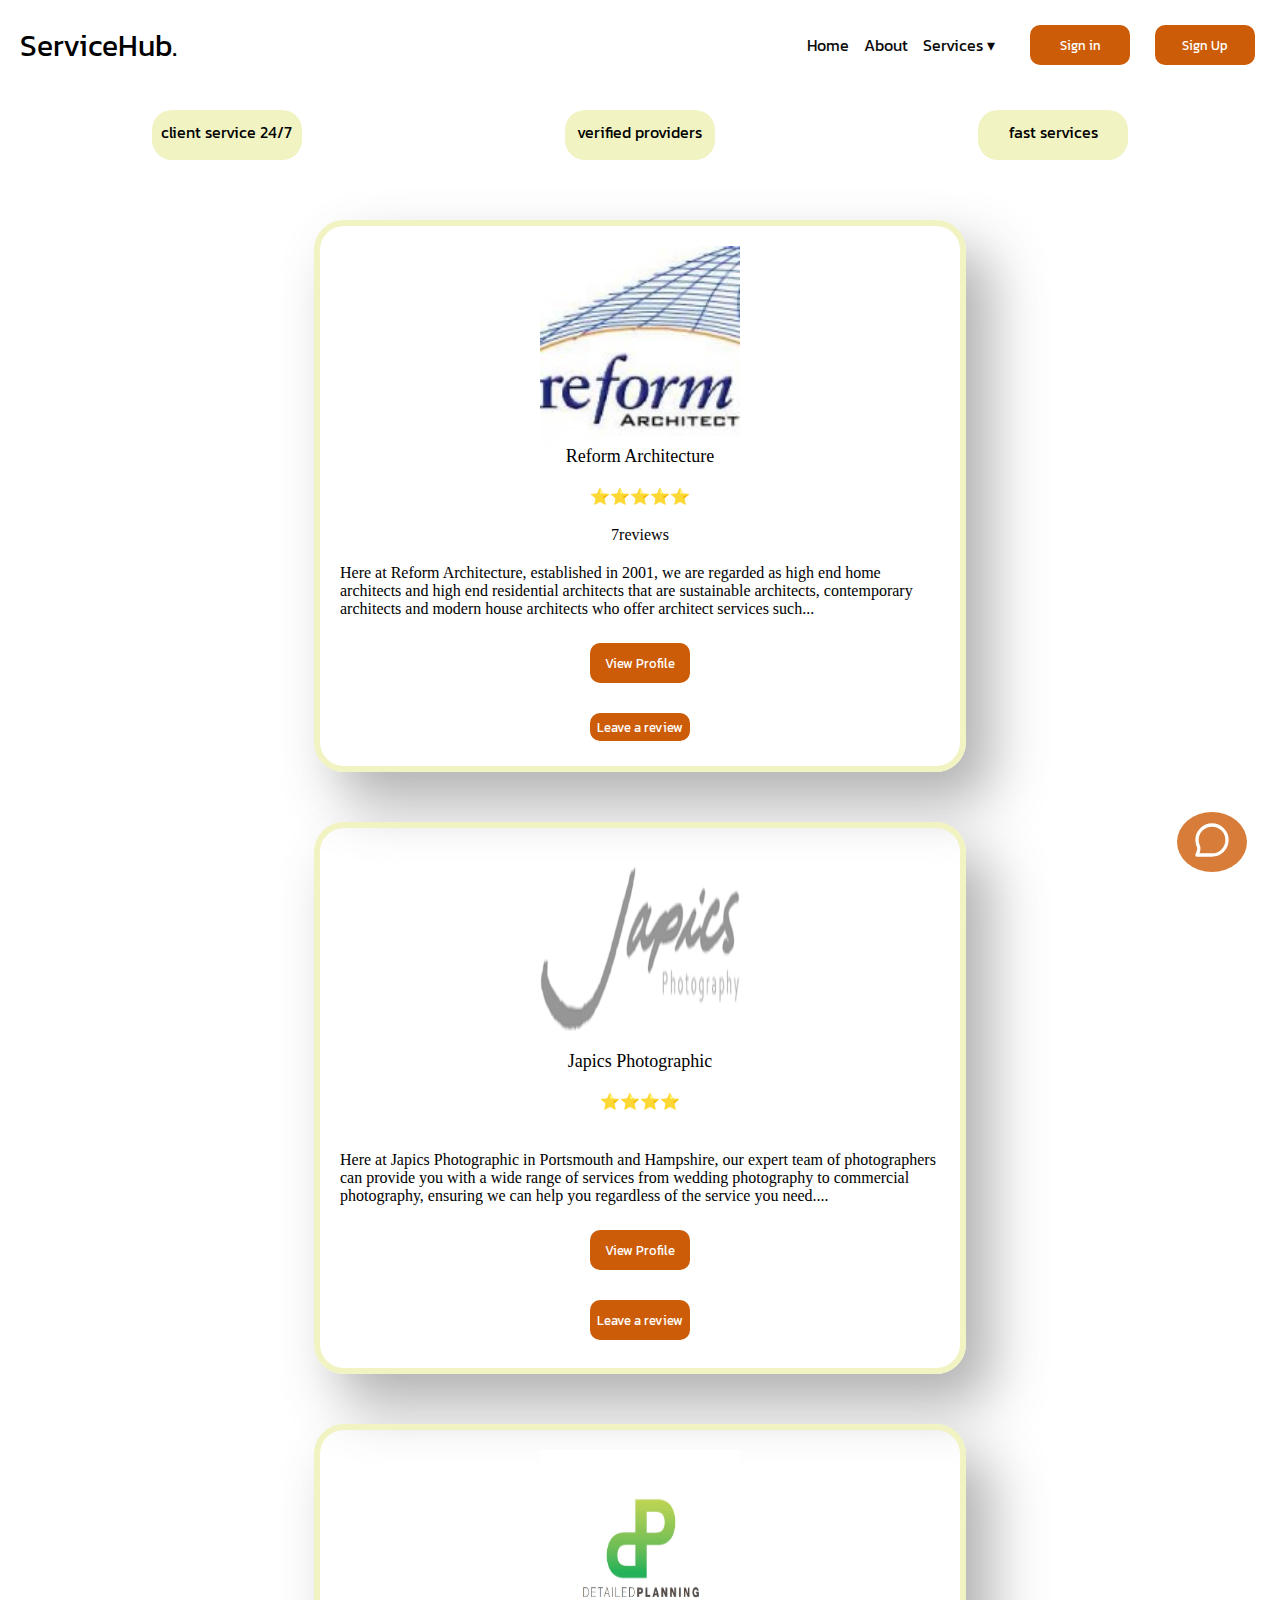
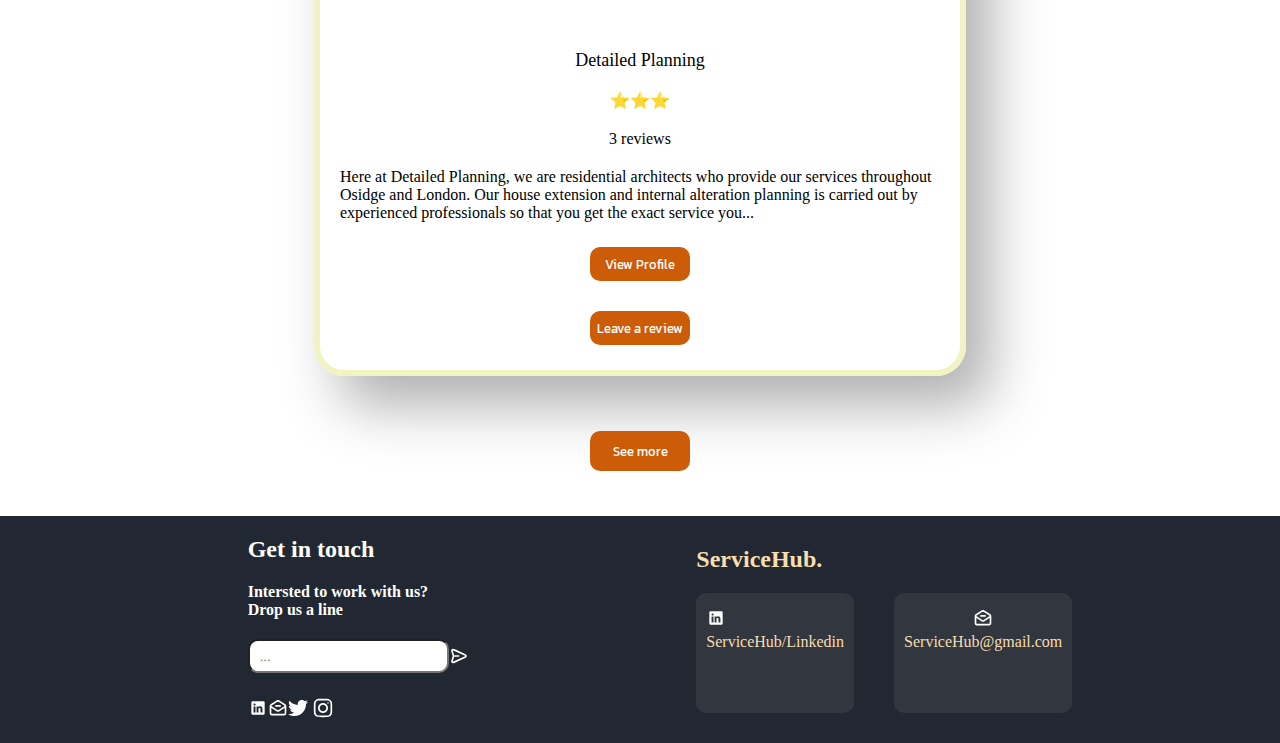
<file: projet final/architect.html>
<!DOCTYPE html>
<html lang="en">
<head>
    <meta charset="UTF-8">
    <meta name="viewport" content="width=device-width, initial-scale=1.0">
    <title>architect</title>
    <link rel="stylesheet" href="style.css">
</head>
<script src="app.js" defer></script>

<body>
    <nav class="navbar">
        <div class="title">ServiceHub.</div>
       <div class="hamburger">
        <div class="line"></div>
        <div class="line"></div>
        <div class="line"></div>
       </div>
    <div class="menu">
        <ul> <li>  <a class="a" href="index.html">Home</a></li>
         <li> <a class="a" href="#content1" >About</a></li>

         <a class="a dropdownLink" href ="">Services ▾ </a>
         <li class="dropdown">
         <ul   class="dropMenu">
       
          <div class="searchBar-items"> 
              <li> <img src="images/plumber-svgrepo-com.svg" alt="">
                  <a href="plumber.html">Plumber</a></li>
             </div>
             <div class="searchBar-items">
                <li>
                  <img src="images/architect-svgrepo-com.svg" alt="">
                 <a href="architect.html">Architect </a></li>
           </div>
          <div class="searchBar-items"> 
               <li><img src="images/electrician-svgrepo-com.svg" alt="">
                 <a href="">Electrician</a></li> 
             </div>
         
         <div class="searchBar-items"> 
                <li> 
                 <img src="images/graphic-designer-svgrepo-com.svg" alt="">
                 <a href="">Website designer</a></li> 
             </div>
        <div class="searchBar-items">  
          <li>
             <img src=" images/graphic-design-svgrepo-com.svg" alt=""><a href="">Graphic designer</a></li>
         </div>
         </ul>
    
    
          <li> <button><a href="login.html" target="_blank">Sign in</a></button></li>
              <li>  <button> <a href="signUp.html" target="_blank">Sign Up </a></button></li>
        
      </ul>
      </div>
   
    </nav>
    <div class="floating-chat">
        <button class="chatButton">
            <svg width="50px" height="40px" viewBox="0 0 24 24" fill="none" xmlns="http://www.w3.org/2000/svg">
                <path d="M21.0039 12C21.0039 16.9706 16.9745 21 12.0039 21C9.9675 21 3.00463 21 3.00463 21C3.00463 21 4.56382 17.2561 3.93982 16.0008C3.34076 14.7956 3.00391 13.4372 3.00391 12C3.00391 7.02944 7.03334 3 12.0039 3C16.9745 3 21.0039 7.02944 21.0039 12Z" stroke="#fff" stroke-width="2" stroke-linecap="round" stroke-linejoin="round"/>
                </svg>
        </button>
       <div class="float">
        <div class="chatContainer">
           <div class="chatHead">
            <h1>Chat</h1>
            <button class="deleteButton2">x</button>
        </div> 
         <h3>Enter your message below</h3>
            <input class="messageInput" type="text" placeholder="Type your message...">
            <button class="sendButton">Send</button>
         
        </div>
    </div>
    </div>
    <div class="keys">
        <div class="key">client service 24/7</div>
        <div class="key">verified providers</div>
        <div class="key"> fast services</div>
    </div>
     
    <div class="cardContainer2">
        
      
       <div class="card">
        <div class="pro">
            <img src="img6.jpg" alt="">
            <p>Reform Architecture</p>
        </div>
        <p>⭐⭐⭐⭐⭐</p>
        <p>7reviews</p>
        <p class="description">Here at Reform Architecture, established in 2001, we are regarded as high end home architects and high end residential architects that are sustainable architects, contemporary architects and modern house architects who offer architect services such...
        </p>
      <a href="profile.html"> <button >View Profile</button> </a> 
        <button>Leave a review</button>
       </div>
      
       <div class="card">
        <div class="pro">
            <img src="img7.png" alt="">
            <p>Japics Photographic</p>
        </div>
        <p>⭐⭐⭐⭐</p>
        <p></p>
        <p class="description">Here at Japics Photographic in Portsmouth and Hampshire, our expert team of photographers can provide you with a wide range of services from wedding photography to commercial photography, ensuring we can help you regardless of the service you need....</p>
        <button >View Profile</button>
        <button>Leave a review</button>
       </div>
      
       <div class="card">
        <div class="pro">
            <img src="img8.jpg" alt="">
            <p>Detailed Planning</p>
        </div>
        <p>⭐⭐⭐</p>
        <p>3 reviews</p>
        <p class="description">Here at Detailed Planning, we are residential architects who provide our services throughout Osidge and London. Our house extension and internal alteration planning is carried out by experienced professionals so that you get the exact service you...
        </p>
        <button >View Profile</button>
        <button>Leave a review</button>
       </div>
       <script>
        
        function seeMore(){
            let hidebtn=document.querySelector(".hidebtn");
            let hideContent=document.querySelector(".hideContent");
             hideContent.style.display="block";
             hidebtn.style.opacity="0";
        }
       </script>
      <button class="hidebtn" onclick="seeMore()">See more</button>
      
       <div class="hideContent">
       <div class="card">
        <div class="pro">
            <img src="img9.jpg" alt="">
            <p>Westline</p>
        </div>
        <p>⭐⭐⭐⭐</p>
        <p>10 reviews</p>
        <p class="description">Westline based in Birtley is a family-run business established in 1987, offering our services across the North East and the rest of the UK for many years. We specialise in offering architectural fabrications, custom made fabrications, and steel work...</p>
        <button >View Profile</button>
        <button>Leave a review</button>
       </div>
       <br>
       <div class="card">
        <div class="pro">
            <img src="img10.png" alt="">
            <p>Pennine Drawing Office Supplies</p>
        </div>
        <p>⭐⭐⭐⭐</p>
        <p>5 reviews</p>
        <p class="description">Here at Pennine Drawing Office Supplies, we supply high quality office supplies such as drawing office supplies and architectural supplies throughout the Stockton-on-Tees area, our technical drawing supplies are all top quality to give your buisness...
        </p>
        <button >View Profile</button>
        <button>Leave a review</button>
       </div>
            

           
        </div>
        

    </div>

   



  <footer>
        <div class="info">
    
            <h2>Get in touch</h2>
            <h4>Intersted to work with us? <br>Drop us a line</h4>
          <div class="send">  <input type="text" placeholder="...">
            <svg width="20px" height="30px" viewBox="0 0 24 24" fill="none" xmlns="http://www.w3.org/2000/svg">
                <path d="M11.5003 12H5.41872M5.24634 12.7972L4.24158 15.7986C3.69128 17.4424 3.41613 18.2643 3.61359 18.7704C3.78506 19.21 4.15335 19.5432 4.6078 19.6701C5.13111 19.8161 5.92151 19.4604 7.50231 18.7491L17.6367 14.1886C19.1797 13.4942 19.9512 13.1471 20.1896 12.6648C20.3968 12.2458 20.3968 11.7541 20.1896 11.3351C19.9512 10.8529 19.1797 10.5057 17.6367 9.81135L7.48483 5.24303C5.90879 4.53382 5.12078 4.17921 4.59799 4.32468C4.14397 4.45101 3.77572 4.78336 3.60365 5.22209C3.40551 5.72728 3.67772 6.54741 4.22215 8.18767L5.24829 11.2793C5.34179 11.561 5.38855 11.7019 5.407 11.8459C5.42338 11.9738 5.42321 12.1032 5.40651 12.231C5.38768 12.375 5.34057 12.5157 5.24634 12.7972Z" stroke="#fff" stroke-width="2" stroke-linecap="round" stroke-linejoin="round"/>
                </svg>
            </div>
            <div class="icons">
                <svg width="20px" height="30px" viewBox="0 0 24 24" fill="none" xmlns="http://www.w3.org/2000/svg">
                    <path d="M18.72 3.99997H5.37C5.19793 3.99191 5.02595 4.01786 4.86392 4.07635C4.70189 4.13484 4.55299 4.22471 4.42573 4.34081C4.29848 4.45692 4.19537 4.59699 4.12232 4.75299C4.04927 4.909 4.0077 5.07788 4 5.24997V18.63C4.01008 18.9901 4.15766 19.3328 4.41243 19.5875C4.6672 19.8423 5.00984 19.9899 5.37 20H18.72C19.0701 19.9844 19.4002 19.8322 19.6395 19.5761C19.8788 19.32 20.0082 18.9804 20 18.63V5.24997C20.0029 5.08247 19.9715 4.91616 19.9078 4.76122C19.8441 4.60629 19.7494 4.466 19.6295 4.34895C19.5097 4.23191 19.3672 4.14059 19.2108 4.08058C19.0544 4.02057 18.8874 3.99314 18.72 3.99997ZM9 17.34H6.67V10.21H9V17.34ZM7.89 9.12997C7.72741 9.13564 7.5654 9.10762 7.41416 9.04768C7.26291 8.98774 7.12569 8.89717 7.01113 8.78166C6.89656 8.66615 6.80711 8.5282 6.74841 8.37647C6.6897 8.22474 6.66301 8.06251 6.67 7.89997C6.66281 7.73567 6.69004 7.57169 6.74995 7.41854C6.80986 7.26538 6.90112 7.12644 7.01787 7.01063C7.13463 6.89481 7.2743 6.80468 7.42793 6.74602C7.58157 6.68735 7.74577 6.66145 7.91 6.66997C8.07259 6.66431 8.2346 6.69232 8.38584 6.75226C8.53709 6.8122 8.67431 6.90277 8.78887 7.01828C8.90344 7.13379 8.99289 7.27174 9.05159 7.42347C9.1103 7.5752 9.13699 7.73743 9.13 7.89997C9.13719 8.06427 9.10996 8.22825 9.05005 8.3814C8.99014 8.53456 8.89888 8.6735 8.78213 8.78931C8.66537 8.90513 8.5257 8.99526 8.37207 9.05392C8.21843 9.11259 8.05423 9.13849 7.89 9.12997ZM17.34 17.34H15V13.44C15 12.51 14.67 11.87 13.84 11.87C13.5822 11.8722 13.3313 11.9541 13.1219 12.1045C12.9124 12.2549 12.7546 12.4664 12.67 12.71C12.605 12.8926 12.5778 13.0865 12.59 13.28V17.34H10.29V10.21H12.59V11.21C12.7945 10.8343 13.0988 10.5225 13.4694 10.3089C13.84 10.0954 14.2624 9.98848 14.69 9.99997C16.2 9.99997 17.34 11 17.34 13.13V17.34Z" fill="#fff"/>
                    </svg>
                    <svg width="20px" height="30px" viewBox="0 0 24 24" fill="none" xmlns="http://www.w3.org/2000/svg">
                        <path d="M14.5 9.50012H9.5M3.02832 10.0001L10.2246 14.8167C10.8661 15.2444 11.1869 15.4582 11.5336 15.5413C11.8399 15.6147 12.1593 15.6147 12.4657 15.5413C12.8124 15.4582 13.1332 15.2444 13.7747 14.8167L20.971 10.0001M10.2981 4.06892L4.49814 7.71139C3.95121 8.05487 3.67775 8.2266 3.4794 8.45876C3.30385 8.66424 3.17176 8.90317 3.09111 9.16112C3 9.45256 3 9.77548 3 10.4213V16.8001C3 17.9202 3 18.4803 3.21799 18.9081C3.40973 19.2844 3.71569 19.5904 4.09202 19.7821C4.51984 20.0001 5.0799 20.0001 6.2 20.0001H17.8C18.9201 20.0001 19.4802 20.0001 19.908 19.7821C20.2843 19.5904 20.5903 19.2844 20.782 18.9081C21 18.4803 21 17.9202 21 16.8001V10.4213C21 9.77548 21 9.45256 20.9089 9.16112C20.8282 8.90317 20.6962 8.66424 20.5206 8.45876C20.3223 8.2266 20.0488 8.05487 19.5019 7.71139L13.7019 4.06891C13.0846 3.68129 12.776 3.48747 12.4449 3.41192C12.152 3.34512 11.848 3.34512 11.5551 3.41192C11.224 3.48747 10.9154 3.68129 10.2981 4.06892Z" stroke="#fff" stroke-width="2" stroke-linecap="round" stroke-linejoin="round"/>
                        </svg>
                        <svg width="20px" height="30px" viewBox="0 -2 20 20" version="1.1" xmlns="http://www.w3.org/2000/svg" xmlns:xlink="http://www.w3.org/1999/xlink">
        
                            <title>twitter [#154]</title>
                            <desc>Created with Sketch.</desc>
                            <defs>
                        
                        </defs>
                            <g id="Page-1" stroke="none" stroke-width="1" fill="none" fill-rule="evenodd">
                                <g id="Dribbble-Light-Preview" transform="translate(-60.000000, -7521.000000)" fill="#fff">
                                    <g id="icons" transform="translate(56.000000, 160.000000)">
                                        <path d="M10.29,7377 C17.837,7377 21.965,7370.84365 21.965,7365.50546 C21.965,7365.33021 21.965,7365.15595 21.953,7364.98267 C22.756,7364.41163 23.449,7363.70276 24,7362.8915 C23.252,7363.21837 22.457,7363.433 21.644,7363.52751 C22.5,7363.02244 23.141,7362.2289 23.448,7361.2926 C22.642,7361.76321 21.761,7362.095 20.842,7362.27321 C19.288,7360.64674 16.689,7360.56798 15.036,7362.09796 C13.971,7363.08447 13.518,7364.55538 13.849,7365.95835 C10.55,7365.79492 7.476,7364.261 5.392,7361.73762 C4.303,7363.58363 4.86,7365.94457 6.663,7367.12996 C6.01,7367.11125 5.371,7366.93797 4.8,7366.62489 L4.8,7366.67608 C4.801,7368.5989 6.178,7370.2549 8.092,7370.63591 C7.488,7370.79836 6.854,7370.82199 6.24,7370.70483 C6.777,7372.35099 8.318,7373.47829 10.073,7373.51078 C8.62,7374.63513 6.825,7375.24554 4.977,7375.24358 C4.651,7375.24259 4.325,7375.22388 4,7375.18549 C5.877,7376.37088 8.06,7377 10.29,7376.99705" id="twitter-[#154]">
                        
                        </path>
                                    </g>
                                </g>
                            </g>
                        </svg>
                        <svg width="30px" height="20px" viewBox="0 0 24 24" fill="none" xmlns="http://www.w3.org/2000/svg">
                            <path fill-rule="evenodd" clip-rule="evenodd" d="M12 18C15.3137 18 18 15.3137 18 12C18 8.68629 15.3137 6 12 6C8.68629 6 6 8.68629 6 12C6 15.3137 8.68629 18 12 18ZM12 16C14.2091 16 16 14.2091 16 12C16 9.79086 14.2091 8 12 8C9.79086 8 8 9.79086 8 12C8 14.2091 9.79086 16 12 16Z" fill="#fff"/>
                            <path d="M18 5C17.4477 5 17 5.44772 17 6C17 6.55228 17.4477 7 18 7C18.5523 7 19 6.55228 19 6C19 5.44772 18.5523 5 18 5Z" fill="#fff"/>
                            <path fill-rule="evenodd" clip-rule="evenodd" d="M1.65396 4.27606C1 5.55953 1 7.23969 1 10.6V13.4C1 16.7603 1 18.4405 1.65396 19.7239C2.2292 20.8529 3.14708 21.7708 4.27606 22.346C5.55953 23 7.23969 23 10.6 23H13.4C16.7603 23 18.4405 23 19.7239 22.346C20.8529 21.7708 21.7708 20.8529 22.346 19.7239C23 18.4405 23 16.7603 23 13.4V10.6C23 7.23969 23 5.55953 22.346 4.27606C21.7708 3.14708 20.8529 2.2292 19.7239 1.65396C18.4405 1 16.7603 1 13.4 1H10.6C7.23969 1 5.55953 1 4.27606 1.65396C3.14708 2.2292 2.2292 3.14708 1.65396 4.27606ZM13.4 3H10.6C8.88684 3 7.72225 3.00156 6.82208 3.0751C5.94524 3.14674 5.49684 3.27659 5.18404 3.43597C4.43139 3.81947 3.81947 4.43139 3.43597 5.18404C3.27659 5.49684 3.14674 5.94524 3.0751 6.82208C3.00156 7.72225 3 8.88684 3 10.6V13.4C3 15.1132 3.00156 16.2777 3.0751 17.1779C3.14674 18.0548 3.27659 18.5032 3.43597 18.816C3.81947 19.5686 4.43139 20.1805 5.18404 20.564C5.49684 20.7234 5.94524 20.8533 6.82208 20.9249C7.72225 20.9984 8.88684 21 10.6 21H13.4C15.1132 21 16.2777 20.9984 17.1779 20.9249C18.0548 20.8533 18.5032 20.7234 18.816 20.564C19.5686 20.1805 20.1805 19.5686 20.564 18.816C20.7234 18.5032 20.8533 18.0548 20.9249 17.1779C20.9984 16.2777 21 15.1132 21 13.4V10.6C21 8.88684 20.9984 7.72225 20.9249 6.82208C20.8533 5.94524 20.7234 5.49684 20.564 5.18404C20.1805 4.43139 19.5686 3.81947 18.816 3.43597C18.5032 3.27659 18.0548 3.14674 17.1779 3.0751C16.2777 3.00156 15.1132 3 13.4 3Z" fill="#fff"/>
                            </svg>
    
            </div>
        </div>
        <div class="service">
            <h2>ServiceHub.</h2>
           <div class="socials"> <div class="linkedin">
                <svg width="20px" height="30px" viewBox="0 0 24 24" fill="none" xmlns="http://www.w3.org/2000/svg">
                    <path d="M18.72 3.99997H5.37C5.19793 3.99191 5.02595 4.01786 4.86392 4.07635C4.70189 4.13484 4.55299 4.22471 4.42573 4.34081C4.29848 4.45692 4.19537 4.59699 4.12232 4.75299C4.04927 4.909 4.0077 5.07788 4 5.24997V18.63C4.01008 18.9901 4.15766 19.3328 4.41243 19.5875C4.6672 19.8423 5.00984 19.9899 5.37 20H18.72C19.0701 19.9844 19.4002 19.8322 19.6395 19.5761C19.8788 19.32 20.0082 18.9804 20 18.63V5.24997C20.0029 5.08247 19.9715 4.91616 19.9078 4.76122C19.8441 4.60629 19.7494 4.466 19.6295 4.34895C19.5097 4.23191 19.3672 4.14059 19.2108 4.08058C19.0544 4.02057 18.8874 3.99314 18.72 3.99997ZM9 17.34H6.67V10.21H9V17.34ZM7.89 9.12997C7.72741 9.13564 7.5654 9.10762 7.41416 9.04768C7.26291 8.98774 7.12569 8.89717 7.01113 8.78166C6.89656 8.66615 6.80711 8.5282 6.74841 8.37647C6.6897 8.22474 6.66301 8.06251 6.67 7.89997C6.66281 7.73567 6.69004 7.57169 6.74995 7.41854C6.80986 7.26538 6.90112 7.12644 7.01787 7.01063C7.13463 6.89481 7.2743 6.80468 7.42793 6.74602C7.58157 6.68735 7.74577 6.66145 7.91 6.66997C8.07259 6.66431 8.2346 6.69232 8.38584 6.75226C8.53709 6.8122 8.67431 6.90277 8.78887 7.01828C8.90344 7.13379 8.99289 7.27174 9.05159 7.42347C9.1103 7.5752 9.13699 7.73743 9.13 7.89997C9.13719 8.06427 9.10996 8.22825 9.05005 8.3814C8.99014 8.53456 8.89888 8.6735 8.78213 8.78931C8.66537 8.90513 8.5257 8.99526 8.37207 9.05392C8.21843 9.11259 8.05423 9.13849 7.89 9.12997ZM17.34 17.34H15V13.44C15 12.51 14.67 11.87 13.84 11.87C13.5822 11.8722 13.3313 11.9541 13.1219 12.1045C12.9124 12.2549 12.7546 12.4664 12.67 12.71C12.605 12.8926 12.5778 13.0865 12.59 13.28V17.34H10.29V10.21H12.59V11.21C12.7945 10.8343 13.0988 10.5225 13.4694 10.3089C13.84 10.0954 14.2624 9.98848 14.69 9.99997C16.2 9.99997 17.34 11 17.34 13.13V17.34Z" fill="#fff"/>
                    </svg>
                <p>ServiceHub/Linkedin</p>
               
            </div>
            <div class="mail">
                <svg width="20px" height="30px" viewBox="0 0 24 24" fill="none" xmlns="http://www.w3.org/2000/svg">
                    <path d="M14.5 9.50012H9.5M3.02832 10.0001L10.2246 14.8167C10.8661 15.2444 11.1869 15.4582 11.5336 15.5413C11.8399 15.6147 12.1593 15.6147 12.4657 15.5413C12.8124 15.4582 13.1332 15.2444 13.7747 14.8167L20.971 10.0001M10.2981 4.06892L4.49814 7.71139C3.95121 8.05487 3.67775 8.2266 3.4794 8.45876C3.30385 8.66424 3.17176 8.90317 3.09111 9.16112C3 9.45256 3 9.77548 3 10.4213V16.8001C3 17.9202 3 18.4803 3.21799 18.9081C3.40973 19.2844 3.71569 19.5904 4.09202 19.7821C4.51984 20.0001 5.0799 20.0001 6.2 20.0001H17.8C18.9201 20.0001 19.4802 20.0001 19.908 19.7821C20.2843 19.5904 20.5903 19.2844 20.782 18.9081C21 18.4803 21 17.9202 21 16.8001V10.4213C21 9.77548 21 9.45256 20.9089 9.16112C20.8282 8.90317 20.6962 8.66424 20.5206 8.45876C20.3223 8.2266 20.0488 8.05487 19.5019 7.71139L13.7019 4.06891C13.0846 3.68129 12.776 3.48747 12.4449 3.41192C12.152 3.34512 11.848 3.34512 11.5551 3.41192C11.224 3.48747 10.9154 3.68129 10.2981 4.06892Z" stroke="#fff" stroke-width="2" stroke-linecap="round" stroke-linejoin="round"/>
                    </svg>
                <p>ServiceHub@gmail.com</p>
            </div>
        </div>
    
        </div>
    
    
        </footer>
    
</body>
</html>
</file>
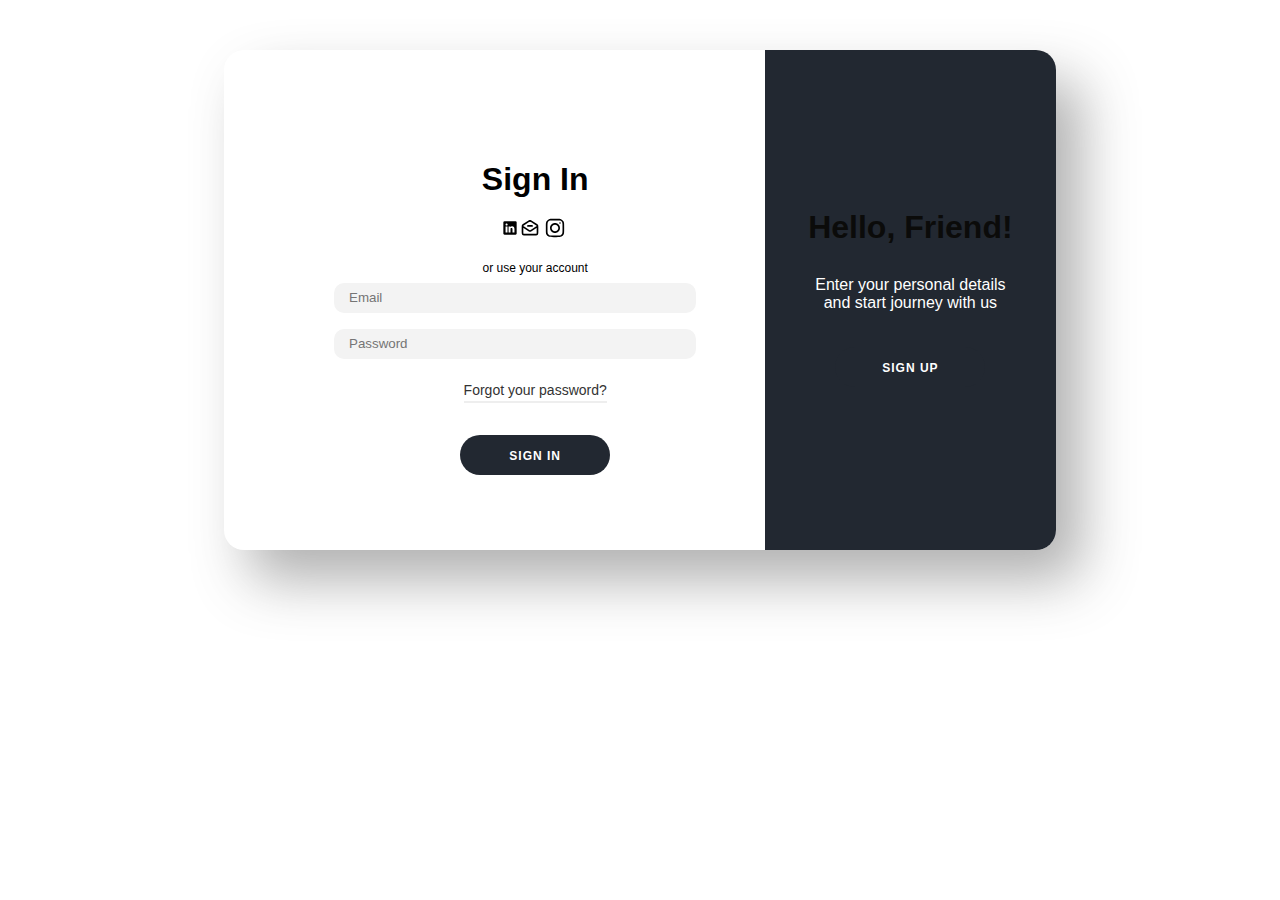
<file: projet final/login.html>
<!DOCTYPE html>
<html lang="en">
<head>
    <meta charset="UTF-8">
    <meta name="viewport" content="width=device-width, initial-scale=1.0">
    <title>Log in</title>
    <link rel="stylesheet" href="login.css">
</head>
<script src="app.js" defer></script>
<body>
  
   
   
    <div class="container">
       <div class=" formContainer signUpContainer">
         <form action="#">
          <h1>Create Account</h1>
          <div class="social-container">
            <a href="#" class="social">
                <svg width="20px" height="30px" viewBox="0 0 24 24" fill="none" xmlns="http://www.w3.org/2000/svg">
                    <path d="M18.72 3.99997H5.37C5.19793 3.99191 5.02595 4.01786 4.86392 4.07635C4.70189 4.13484 4.55299 4.22471 4.42573 4.34081C4.29848 4.45692 4.19537 4.59699 4.12232 4.75299C4.04927 4.909 4.0077 5.07788 4 5.24997V18.63C4.01008 18.9901 4.15766 19.3328 4.41243 19.5875C4.6672 19.8423 5.00984 19.9899 5.37 20H18.72C19.0701 19.9844 19.4002 19.8322 19.6395 19.5761C19.8788 19.32 20.0082 18.9804 20 18.63V5.24997C20.0029 5.08247 19.9715 4.91616 19.9078 4.76122C19.8441 4.60629 19.7494 4.466 19.6295 4.34895C19.5097 4.23191 19.3672 4.14059 19.2108 4.08058C19.0544 4.02057 18.8874 3.99314 18.72 3.99997ZM9 17.34H6.67V10.21H9V17.34ZM7.89 9.12997C7.72741 9.13564 7.5654 9.10762 7.41416 9.04768C7.26291 8.98774 7.12569 8.89717 7.01113 8.78166C6.89656 8.66615 6.80711 8.5282 6.74841 8.37647C6.6897 8.22474 6.66301 8.06251 6.67 7.89997C6.66281 7.73567 6.69004 7.57169 6.74995 7.41854C6.80986 7.26538 6.90112 7.12644 7.01787 7.01063C7.13463 6.89481 7.2743 6.80468 7.42793 6.74602C7.58157 6.68735 7.74577 6.66145 7.91 6.66997C8.07259 6.66431 8.2346 6.69232 8.38584 6.75226C8.53709 6.8122 8.67431 6.90277 8.78887 7.01828C8.90344 7.13379 8.99289 7.27174 9.05159 7.42347C9.1103 7.5752 9.13699 7.73743 9.13 7.89997C9.13719 8.06427 9.10996 8.22825 9.05005 8.3814C8.99014 8.53456 8.89888 8.6735 8.78213 8.78931C8.66537 8.90513 8.5257 8.99526 8.37207 9.05392C8.21843 9.11259 8.05423 9.13849 7.89 9.12997ZM17.34 17.34H15V13.44C15 12.51 14.67 11.87 13.84 11.87C13.5822 11.8722 13.3313 11.9541 13.1219 12.1045C12.9124 12.2549 12.7546 12.4664 12.67 12.71C12.605 12.8926 12.5778 13.0865 12.59 13.28V17.34H10.29V10.21H12.59V11.21C12.7945 10.8343 13.0988 10.5225 13.4694 10.3089C13.84 10.0954 14.2624 9.98848 14.69 9.99997C16.2 9.99997 17.34 11 17.34 13.13V17.34Z" fill="#000"/>
                    </svg>
            </a>
            <a href="#" class="social">
                <svg width="20px" height="30px" viewBox="0 0 24 24" fill="none" xmlns="http://www.w3.org/2000/svg">
                    <path d="M14.5 9.50012H9.5M3.02832 10.0001L10.2246 14.8167C10.8661 15.2444 11.1869 15.4582 11.5336 15.5413C11.8399 15.6147 12.1593 15.6147 12.4657 15.5413C12.8124 15.4582 13.1332 15.2444 13.7747 14.8167L20.971 10.0001M10.2981 4.06892L4.49814 7.71139C3.95121 8.05487 3.67775 8.2266 3.4794 8.45876C3.30385 8.66424 3.17176 8.90317 3.09111 9.16112C3 9.45256 3 9.77548 3 10.4213V16.8001C3 17.9202 3 18.4803 3.21799 18.9081C3.40973 19.2844 3.71569 19.5904 4.09202 19.7821C4.51984 20.0001 5.0799 20.0001 6.2 20.0001H17.8C18.9201 20.0001 19.4802 20.0001 19.908 19.7821C20.2843 19.5904 20.5903 19.2844 20.782 18.9081C21 18.4803 21 17.9202 21 16.8001V10.4213C21 9.77548 21 9.45256 20.9089 9.16112C20.8282 8.90317 20.6962 8.66424 20.5206 8.45876C20.3223 8.2266 20.0488 8.05487 19.5019 7.71139L13.7019 4.06891C13.0846 3.68129 12.776 3.48747 12.4449 3.41192C12.152 3.34512 11.848 3.34512 11.5551 3.41192C11.224 3.48747 10.9154 3.68129 10.2981 4.06892Z" stroke="#000" stroke-width="2" stroke-linecap="round" stroke-linejoin="round"/>
                    </svg>
            </a>
            <a href="#" class="social">
                <svg width="30px" height="20px" viewBox="0 0 24 24" fill="none" xmlns="http://www.w3.org/2000/svg">
                    <path fill-rule="evenodd" clip-rule="evenodd" d="M12 18C15.3137 18 18 15.3137 18 12C18 8.68629 15.3137 6 12 6C8.68629 6 6 8.68629 6 12C6 15.3137 8.68629 18 12 18ZM12 16C14.2091 16 16 14.2091 16 12C16 9.79086 14.2091 8 12 8C9.79086 8 8 9.79086 8 12C8 14.2091 9.79086 16 12 16Z" fill="#000"/>
                    <path d="M18 5C17.4477 5 17 5.44772 17 6C17 6.55228 17.4477 7 18 7C18.5523 7 19 6.55228 19 6C19 5.44772 18.5523 5 18 5Z" fill="#000"/>
                    <path fill-rule="evenodd" clip-rule="evenodd" d="M1.65396 4.27606C1 5.55953 1 7.23969 1 10.6V13.4C1 16.7603 1 18.4405 1.65396 19.7239C2.2292 20.8529 3.14708 21.7708 4.27606 22.346C5.55953 23 7.23969 23 10.6 23H13.4C16.7603 23 18.4405 23 19.7239 22.346C20.8529 21.7708 21.7708 20.8529 22.346 19.7239C23 18.4405 23 16.7603 23 13.4V10.6C23 7.23969 23 5.55953 22.346 4.27606C21.7708 3.14708 20.8529 2.2292 19.7239 1.65396C18.4405 1 16.7603 1 13.4 1H10.6C7.23969 1 5.55953 1 4.27606 1.65396C3.14708 2.2292 2.2292 3.14708 1.65396 4.27606ZM13.4 3H10.6C8.88684 3 7.72225 3.00156 6.82208 3.0751C5.94524 3.14674 5.49684 3.27659 5.18404 3.43597C4.43139 3.81947 3.81947 4.43139 3.43597 5.18404C3.27659 5.49684 3.14674 5.94524 3.0751 6.82208C3.00156 7.72225 3 8.88684 3 10.6V13.4C3 15.1132 3.00156 16.2777 3.0751 17.1779C3.14674 18.0548 3.27659 18.5032 3.43597 18.816C3.81947 19.5686 4.43139 20.1805 5.18404 20.564C5.49684 20.7234 5.94524 20.8533 6.82208 20.9249C7.72225 20.9984 8.88684 21 10.6 21H13.4C15.1132 21 16.2777 20.9984 17.1779 20.9249C18.0548 20.8533 18.5032 20.7234 18.816 20.564C19.5686 20.1805 20.1805 19.5686 20.564 18.816C20.7234 18.5032 20.8533 18.0548 20.9249 17.1779C20.9984 16.2777 21 15.1132 21 13.4V10.6C21 8.88684 20.9984 7.72225 20.9249 6.82208C20.8533 5.94524 20.7234 5.49684 20.564 5.18404C20.1805 4.43139 19.5686 3.81947 18.816 3.43597C18.5032 3.27659 18.0548 3.14674 17.1779 3.0751C16.2777 3.00156 15.1132 3 13.4 3Z" fill="#000"/>
                    </svg>
            </a>

          </div>
          <span>or use your email for registration</span>
          <div class="infield">
            <input type="text" placeholder="Name" />
            <label></label>
        </div>
        <div class="infield">
            <input type="email" placeholder="Email" name="email"/>
            <label></label>
        </div>
        <div class="infield">
            <input type="password" placeholder="Password" />
            <label></label>
        </div>
        <button class="formButton">Sign Up</button>



         </form>



       </div>
       
       
       
       
       
        <div class=" formContainer signInContainer">

      
        <form class="form" action="#">
            <h1>Sign In</h1>
            <div class="social-container">
                <a href="#" class="social">
                    <svg width="20px" height="30px" viewBox="0 0 24 24" fill="none" xmlns="http://www.w3.org/2000/svg">
                        <path d="M18.72 3.99997H5.37C5.19793 3.99191 5.02595 4.01786 4.86392 4.07635C4.70189 4.13484 4.55299 4.22471 4.42573 4.34081C4.29848 4.45692 4.19537 4.59699 4.12232 4.75299C4.04927 4.909 4.0077 5.07788 4 5.24997V18.63C4.01008 18.9901 4.15766 19.3328 4.41243 19.5875C4.6672 19.8423 5.00984 19.9899 5.37 20H18.72C19.0701 19.9844 19.4002 19.8322 19.6395 19.5761C19.8788 19.32 20.0082 18.9804 20 18.63V5.24997C20.0029 5.08247 19.9715 4.91616 19.9078 4.76122C19.8441 4.60629 19.7494 4.466 19.6295 4.34895C19.5097 4.23191 19.3672 4.14059 19.2108 4.08058C19.0544 4.02057 18.8874 3.99314 18.72 3.99997ZM9 17.34H6.67V10.21H9V17.34ZM7.89 9.12997C7.72741 9.13564 7.5654 9.10762 7.41416 9.04768C7.26291 8.98774 7.12569 8.89717 7.01113 8.78166C6.89656 8.66615 6.80711 8.5282 6.74841 8.37647C6.6897 8.22474 6.66301 8.06251 6.67 7.89997C6.66281 7.73567 6.69004 7.57169 6.74995 7.41854C6.80986 7.26538 6.90112 7.12644 7.01787 7.01063C7.13463 6.89481 7.2743 6.80468 7.42793 6.74602C7.58157 6.68735 7.74577 6.66145 7.91 6.66997C8.07259 6.66431 8.2346 6.69232 8.38584 6.75226C8.53709 6.8122 8.67431 6.90277 8.78887 7.01828C8.90344 7.13379 8.99289 7.27174 9.05159 7.42347C9.1103 7.5752 9.13699 7.73743 9.13 7.89997C9.13719 8.06427 9.10996 8.22825 9.05005 8.3814C8.99014 8.53456 8.89888 8.6735 8.78213 8.78931C8.66537 8.90513 8.5257 8.99526 8.37207 9.05392C8.21843 9.11259 8.05423 9.13849 7.89 9.12997ZM17.34 17.34H15V13.44C15 12.51 14.67 11.87 13.84 11.87C13.5822 11.8722 13.3313 11.9541 13.1219 12.1045C12.9124 12.2549 12.7546 12.4664 12.67 12.71C12.605 12.8926 12.5778 13.0865 12.59 13.28V17.34H10.29V10.21H12.59V11.21C12.7945 10.8343 13.0988 10.5225 13.4694 10.3089C13.84 10.0954 14.2624 9.98848 14.69 9.99997C16.2 9.99997 17.34 11 17.34 13.13V17.34Z" fill="#000"/>
                        </svg>
                </a>
                <a href="#" class="social">
                    <svg width="20px" height="30px" viewBox="0 0 24 24" fill="none" xmlns="http://www.w3.org/2000/svg">
                        <path d="M14.5 9.50012H9.5M3.02832 10.0001L10.2246 14.8167C10.8661 15.2444 11.1869 15.4582 11.5336 15.5413C11.8399 15.6147 12.1593 15.6147 12.4657 15.5413C12.8124 15.4582 13.1332 15.2444 13.7747 14.8167L20.971 10.0001M10.2981 4.06892L4.49814 7.71139C3.95121 8.05487 3.67775 8.2266 3.4794 8.45876C3.30385 8.66424 3.17176 8.90317 3.09111 9.16112C3 9.45256 3 9.77548 3 10.4213V16.8001C3 17.9202 3 18.4803 3.21799 18.9081C3.40973 19.2844 3.71569 19.5904 4.09202 19.7821C4.51984 20.0001 5.0799 20.0001 6.2 20.0001H17.8C18.9201 20.0001 19.4802 20.0001 19.908 19.7821C20.2843 19.5904 20.5903 19.2844 20.782 18.9081C21 18.4803 21 17.9202 21 16.8001V10.4213C21 9.77548 21 9.45256 20.9089 9.16112C20.8282 8.90317 20.6962 8.66424 20.5206 8.45876C20.3223 8.2266 20.0488 8.05487 19.5019 7.71139L13.7019 4.06891C13.0846 3.68129 12.776 3.48747 12.4449 3.41192C12.152 3.34512 11.848 3.34512 11.5551 3.41192C11.224 3.48747 10.9154 3.68129 10.2981 4.06892Z" stroke="#000" stroke-width="2" stroke-linecap="round" stroke-linejoin="round"/>
                        </svg>
                </a>
                <a href="#" class="social">
                    <svg width="30px" height="20px" viewBox="0 0 24 24" fill="none" xmlns="http://www.w3.org/2000/svg">
                        <path fill-rule="evenodd" clip-rule="evenodd" d="M12 18C15.3137 18 18 15.3137 18 12C18 8.68629 15.3137 6 12 6C8.68629 6 6 8.68629 6 12C6 15.3137 8.68629 18 12 18ZM12 16C14.2091 16 16 14.2091 16 12C16 9.79086 14.2091 8 12 8C9.79086 8 8 9.79086 8 12C8 14.2091 9.79086 16 12 16Z" fill="#000"/>
                        <path d="M18 5C17.4477 5 17 5.44772 17 6C17 6.55228 17.4477 7 18 7C18.5523 7 19 6.55228 19 6C19 5.44772 18.5523 5 18 5Z" fill="#000"/>
                        <path fill-rule="evenodd" clip-rule="evenodd" d="M1.65396 4.27606C1 5.55953 1 7.23969 1 10.6V13.4C1 16.7603 1 18.4405 1.65396 19.7239C2.2292 20.8529 3.14708 21.7708 4.27606 22.346C5.55953 23 7.23969 23 10.6 23H13.4C16.7603 23 18.4405 23 19.7239 22.346C20.8529 21.7708 21.7708 20.8529 22.346 19.7239C23 18.4405 23 16.7603 23 13.4V10.6C23 7.23969 23 5.55953 22.346 4.27606C21.7708 3.14708 20.8529 2.2292 19.7239 1.65396C18.4405 1 16.7603 1 13.4 1H10.6C7.23969 1 5.55953 1 4.27606 1.65396C3.14708 2.2292 2.2292 3.14708 1.65396 4.27606ZM13.4 3H10.6C8.88684 3 7.72225 3.00156 6.82208 3.0751C5.94524 3.14674 5.49684 3.27659 5.18404 3.43597C4.43139 3.81947 3.81947 4.43139 3.43597 5.18404C3.27659 5.49684 3.14674 5.94524 3.0751 6.82208C3.00156 7.72225 3 8.88684 3 10.6V13.4C3 15.1132 3.00156 16.2777 3.0751 17.1779C3.14674 18.0548 3.27659 18.5032 3.43597 18.816C3.81947 19.5686 4.43139 20.1805 5.18404 20.564C5.49684 20.7234 5.94524 20.8533 6.82208 20.9249C7.72225 20.9984 8.88684 21 10.6 21H13.4C15.1132 21 16.2777 20.9984 17.1779 20.9249C18.0548 20.8533 18.5032 20.7234 18.816 20.564C19.5686 20.1805 20.1805 19.5686 20.564 18.816C20.7234 18.5032 20.8533 18.0548 20.9249 17.1779C20.9984 16.2777 21 15.1132 21 13.4V10.6C21 8.88684 20.9984 7.72225 20.9249 6.82208C20.8533 5.94524 20.7234 5.49684 20.564 5.18404C20.1805 4.43139 19.5686 3.81947 18.816 3.43597C18.5032 3.27659 18.0548 3.14674 17.1779 3.0751C16.2777 3.00156 15.1132 3 13.4 3Z" fill="#000"/>
                        </svg>
                </a>
  
            </div>
            <span>or use your account</span>
            <div class="infield">
                <input type="email" placeholder="Email" name="email" required/>
                <label></label>
            </div>
            <div class="infield">
                <input type="password" placeholder="Password" required />
                <label></label>
            </div>
            <a href="#" class="forgot">Forgot your password?</a>
            <button class="formButton"> <a href="index.html"> Sign In </a></button>
        </form>
    </div>
    <div class="overlay-container" id="overlayCon">
        <div class="overlay">
            <div class="overlay-panel overlay-right">
                <h1>Hello, Friend!</h1>
                <p>Enter your personal details and start journey with us</p>
                <button class="formButton"> <a href="signUp.html">Sign Up </a></button>
            </div>
        </div>
    </div>
</div>




   
    
    
</body>
</html>
</file>
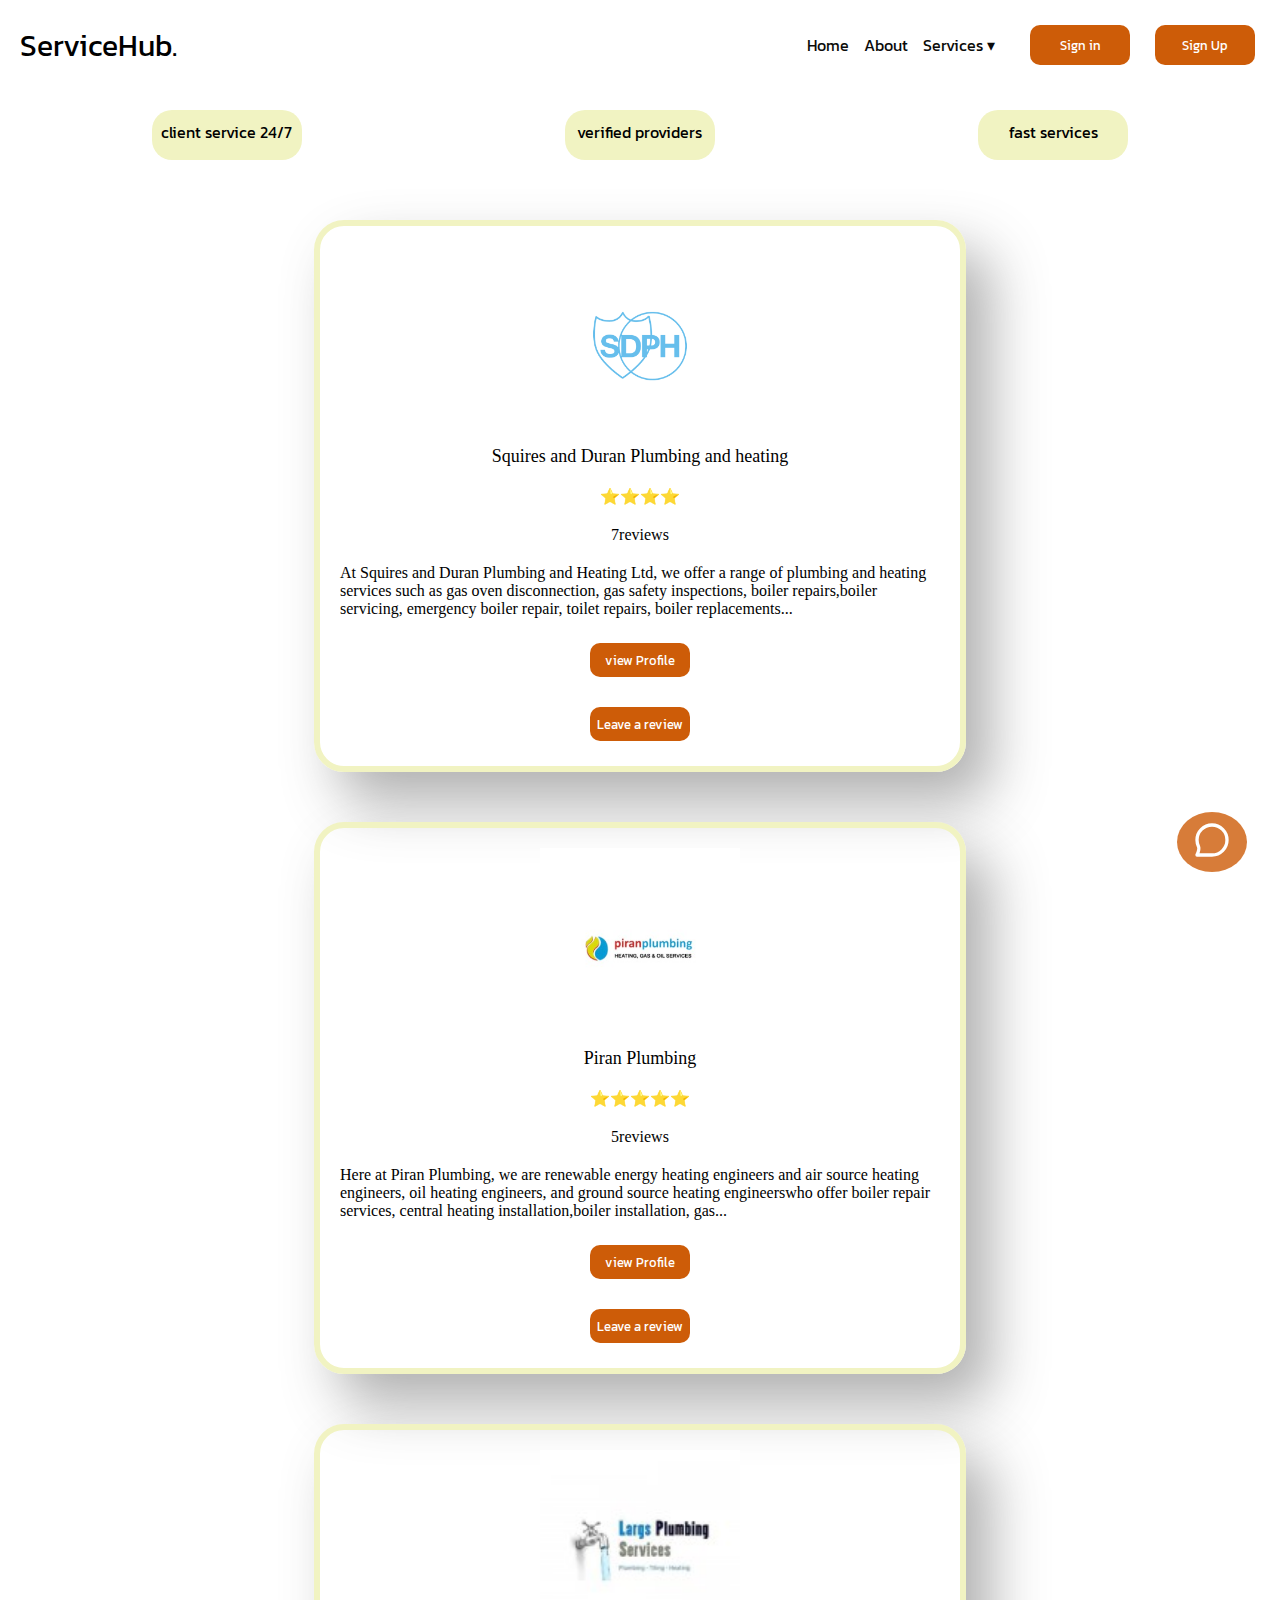
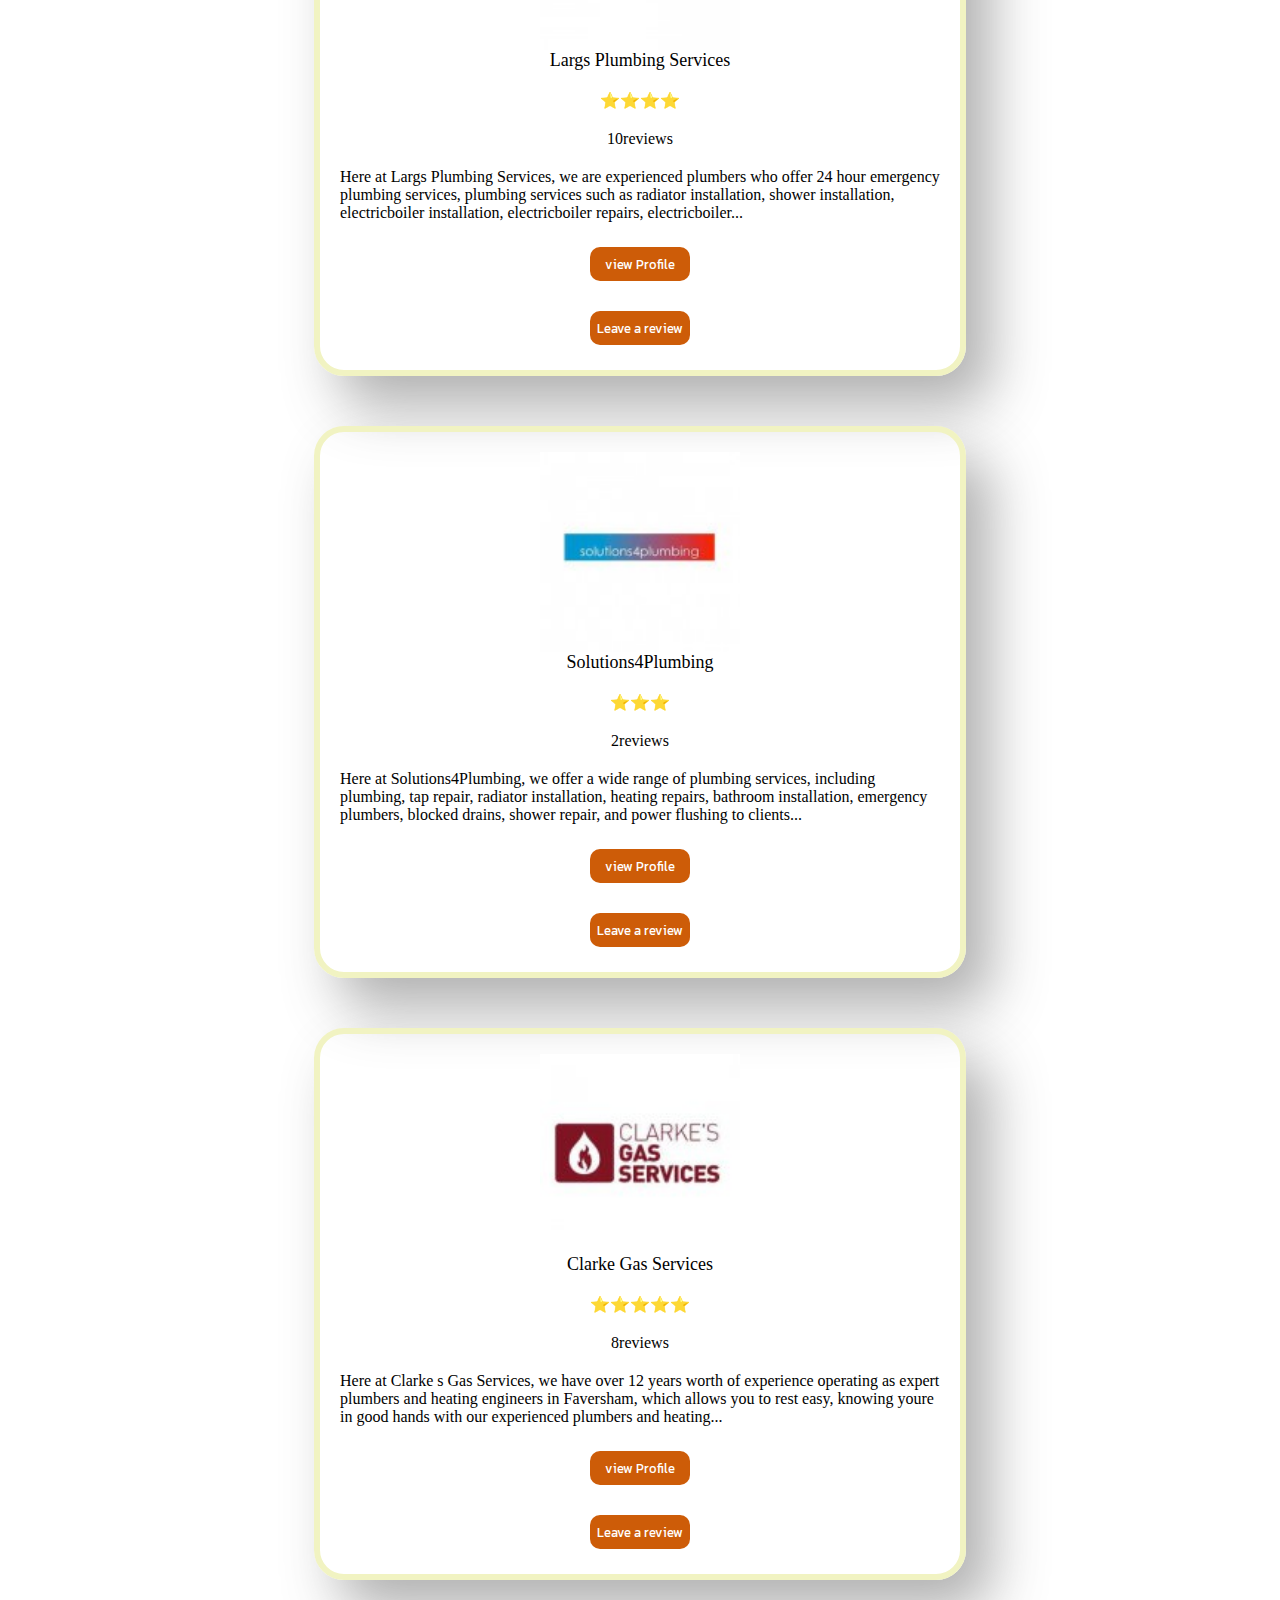
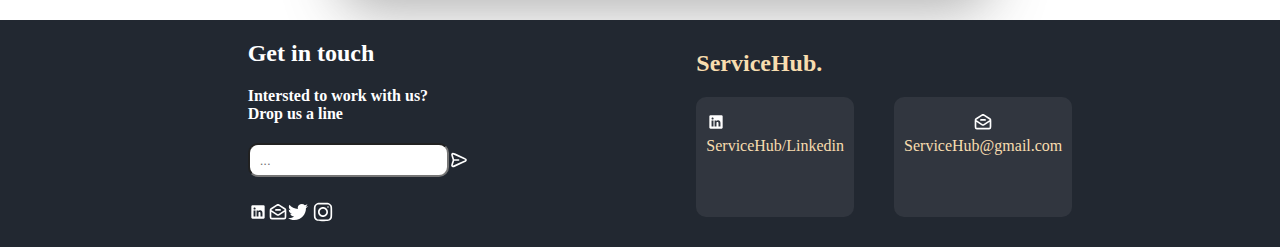
<file: projet final/plumber.html>
<!DOCTYPE html>
<html lang="en">
<head>
    <meta charset="UTF-8">
    <meta name="viewport" content="width=device-width, initial-scale=1.0">
    <title>Plumber</title>
    <link rel="stylesheet" href="style.css">
</head>

<script src="app.js" defer></script>

<body >
 <nav class="navbar">
        <div class="title">ServiceHub.</div>
       <div class="hamburger">
        <div class="line"></div>
        <div class="line"></div>
        <div class="line"></div>
       </div>
     
       <div class="menu">
        <ul> <li>  <a class="a" href="index.html">Home</a></li>
         <li> <a class="a" href="#content1" >About</a></li>

           <a class="a dropdownLink" href ="">Services ▾ </a>
           <li class="dropdown">
         <ul   class="dropMenu">
       
          <div class="searchBar-items"> 
              <li> <img src="images/plumber-svgrepo-com.svg" alt="">
                  <a href="plumber.html">Plumber</a></li>
             </div>
             <div class="searchBar-items">
                <li>
                  <img src="images/architect-svgrepo-com.svg" alt="">
                 <a href="architect.html">Architect </a></li>
           </div>
          <div class="searchBar-items"> 
               <li><img src="images/electrician-svgrepo-com.svg" alt="">
                 <a href="">Electrician</a></li> 
             </div>
        
         <div class="searchBar-items"> 
                <li> 
                 <img src="images/graphic-designer-svgrepo-com.svg" alt="">
                 <a href="">Website designer</a></li> 
             </div>
        <div class="searchBar-items">  
          <li>
             <img src=" images/graphic-design-svgrepo-com.svg" alt=""><a href="">Graphic designer</a></li>
         </div>
         </ul>
    
    
          <li> <button><a href="login.html" target="_blank">Sign in</a></button></li>
              <li>  <button> <a href="signUp.html" target="_blank">Sign Up </a></button></li>
        
      </ul>
      </div>
   
    </nav>
    <div class="floating-chat">
        <button class="chatButton">
            <svg width="50px" height="40px" viewBox="0 0 24 24" fill="none" xmlns="http://www.w3.org/2000/svg">
                <path d="M21.0039 12C21.0039 16.9706 16.9745 21 12.0039 21C9.9675 21 3.00463 21 3.00463 21C3.00463 21 4.56382 17.2561 3.93982 16.0008C3.34076 14.7956 3.00391 13.4372 3.00391 12C3.00391 7.02944 7.03334 3 12.0039 3C16.9745 3 21.0039 7.02944 21.0039 12Z" stroke="#fff" stroke-width="2" stroke-linecap="round" stroke-linejoin="round"/>
                </svg>
        </button>
       <div class="float">
        <div class="chatContainer">
           <div class="chatHead">
            <h1>Chat</h1>
            <button class="deleteButton2">x</button>
        </div> 
         <h3>Enter your message below</h3>
            <input class="messageInput" type="text" placeholder="Type your message...">
            <button class="sendButton">Send</button>
         
        </div>
    </div>
    </div>
    <div class="keys">
        <div class="key">client service 24/7</div>
        <div class="key">verified providers</div>
        <div class="key"> fast services</div>
    </div>


     <div class="cardContainer">
        <div class="reviewpop">
          <div class="high"> 
            <h2>Rate & Review</h2>
            <button class="deleteButton quitreview">x</button></div> 
            <p>⭐⭐⭐⭐⭐</p>
            <input type="text" placeholder="Describe your experience">
            <div class="low">
                <a href="#">Add a photo</a>
                <button class="post">Post</button>
            </div>
        </div>
       
    </div>
    
    



  <footer>
        <div class="info">
    
            <h2>Get in touch</h2>
            <h4>Intersted to work with us? <br>Drop us a line</h4>
          <div class="send">  <input type="text" placeholder="...">
            <svg width="20px" height="30px" viewBox="0 0 24 24" fill="none" xmlns="http://www.w3.org/2000/svg">
                <path d="M11.5003 12H5.41872M5.24634 12.7972L4.24158 15.7986C3.69128 17.4424 3.41613 18.2643 3.61359 18.7704C3.78506 19.21 4.15335 19.5432 4.6078 19.6701C5.13111 19.8161 5.92151 19.4604 7.50231 18.7491L17.6367 14.1886C19.1797 13.4942 19.9512 13.1471 20.1896 12.6648C20.3968 12.2458 20.3968 11.7541 20.1896 11.3351C19.9512 10.8529 19.1797 10.5057 17.6367 9.81135L7.48483 5.24303C5.90879 4.53382 5.12078 4.17921 4.59799 4.32468C4.14397 4.45101 3.77572 4.78336 3.60365 5.22209C3.40551 5.72728 3.67772 6.54741 4.22215 8.18767L5.24829 11.2793C5.34179 11.561 5.38855 11.7019 5.407 11.8459C5.42338 11.9738 5.42321 12.1032 5.40651 12.231C5.38768 12.375 5.34057 12.5157 5.24634 12.7972Z" stroke="#fff" stroke-width="2" stroke-linecap="round" stroke-linejoin="round"/>
                </svg>
            </div>
            <div class="icons">
                <svg width="20px" height="30px" viewBox="0 0 24 24" fill="none" xmlns="http://www.w3.org/2000/svg">
                    <path d="M18.72 3.99997H5.37C5.19793 3.99191 5.02595 4.01786 4.86392 4.07635C4.70189 4.13484 4.55299 4.22471 4.42573 4.34081C4.29848 4.45692 4.19537 4.59699 4.12232 4.75299C4.04927 4.909 4.0077 5.07788 4 5.24997V18.63C4.01008 18.9901 4.15766 19.3328 4.41243 19.5875C4.6672 19.8423 5.00984 19.9899 5.37 20H18.72C19.0701 19.9844 19.4002 19.8322 19.6395 19.5761C19.8788 19.32 20.0082 18.9804 20 18.63V5.24997C20.0029 5.08247 19.9715 4.91616 19.9078 4.76122C19.8441 4.60629 19.7494 4.466 19.6295 4.34895C19.5097 4.23191 19.3672 4.14059 19.2108 4.08058C19.0544 4.02057 18.8874 3.99314 18.72 3.99997ZM9 17.34H6.67V10.21H9V17.34ZM7.89 9.12997C7.72741 9.13564 7.5654 9.10762 7.41416 9.04768C7.26291 8.98774 7.12569 8.89717 7.01113 8.78166C6.89656 8.66615 6.80711 8.5282 6.74841 8.37647C6.6897 8.22474 6.66301 8.06251 6.67 7.89997C6.66281 7.73567 6.69004 7.57169 6.74995 7.41854C6.80986 7.26538 6.90112 7.12644 7.01787 7.01063C7.13463 6.89481 7.2743 6.80468 7.42793 6.74602C7.58157 6.68735 7.74577 6.66145 7.91 6.66997C8.07259 6.66431 8.2346 6.69232 8.38584 6.75226C8.53709 6.8122 8.67431 6.90277 8.78887 7.01828C8.90344 7.13379 8.99289 7.27174 9.05159 7.42347C9.1103 7.5752 9.13699 7.73743 9.13 7.89997C9.13719 8.06427 9.10996 8.22825 9.05005 8.3814C8.99014 8.53456 8.89888 8.6735 8.78213 8.78931C8.66537 8.90513 8.5257 8.99526 8.37207 9.05392C8.21843 9.11259 8.05423 9.13849 7.89 9.12997ZM17.34 17.34H15V13.44C15 12.51 14.67 11.87 13.84 11.87C13.5822 11.8722 13.3313 11.9541 13.1219 12.1045C12.9124 12.2549 12.7546 12.4664 12.67 12.71C12.605 12.8926 12.5778 13.0865 12.59 13.28V17.34H10.29V10.21H12.59V11.21C12.7945 10.8343 13.0988 10.5225 13.4694 10.3089C13.84 10.0954 14.2624 9.98848 14.69 9.99997C16.2 9.99997 17.34 11 17.34 13.13V17.34Z" fill="#fff"/>
                    </svg>
                    <svg width="20px" height="30px" viewBox="0 0 24 24" fill="none" xmlns="http://www.w3.org/2000/svg">
                        <path d="M14.5 9.50012H9.5M3.02832 10.0001L10.2246 14.8167C10.8661 15.2444 11.1869 15.4582 11.5336 15.5413C11.8399 15.6147 12.1593 15.6147 12.4657 15.5413C12.8124 15.4582 13.1332 15.2444 13.7747 14.8167L20.971 10.0001M10.2981 4.06892L4.49814 7.71139C3.95121 8.05487 3.67775 8.2266 3.4794 8.45876C3.30385 8.66424 3.17176 8.90317 3.09111 9.16112C3 9.45256 3 9.77548 3 10.4213V16.8001C3 17.9202 3 18.4803 3.21799 18.9081C3.40973 19.2844 3.71569 19.5904 4.09202 19.7821C4.51984 20.0001 5.0799 20.0001 6.2 20.0001H17.8C18.9201 20.0001 19.4802 20.0001 19.908 19.7821C20.2843 19.5904 20.5903 19.2844 20.782 18.9081C21 18.4803 21 17.9202 21 16.8001V10.4213C21 9.77548 21 9.45256 20.9089 9.16112C20.8282 8.90317 20.6962 8.66424 20.5206 8.45876C20.3223 8.2266 20.0488 8.05487 19.5019 7.71139L13.7019 4.06891C13.0846 3.68129 12.776 3.48747 12.4449 3.41192C12.152 3.34512 11.848 3.34512 11.5551 3.41192C11.224 3.48747 10.9154 3.68129 10.2981 4.06892Z" stroke="#fff" stroke-width="2" stroke-linecap="round" stroke-linejoin="round"/>
                        </svg>
                        <svg width="20px" height="30px" viewBox="0 -2 20 20" version="1.1" xmlns="http://www.w3.org/2000/svg" xmlns:xlink="http://www.w3.org/1999/xlink">
        
                            <title>twitter [#154]</title>
                            <desc>Created with Sketch.</desc>
                            <defs>
                        
                        </defs>
                            <g id="Page-1" stroke="none" stroke-width="1" fill="none" fill-rule="evenodd">
                                <g id="Dribbble-Light-Preview" transform="translate(-60.000000, -7521.000000)" fill="#fff">
                                    <g id="icons" transform="translate(56.000000, 160.000000)">
                                        <path d="M10.29,7377 C17.837,7377 21.965,7370.84365 21.965,7365.50546 C21.965,7365.33021 21.965,7365.15595 21.953,7364.98267 C22.756,7364.41163 23.449,7363.70276 24,7362.8915 C23.252,7363.21837 22.457,7363.433 21.644,7363.52751 C22.5,7363.02244 23.141,7362.2289 23.448,7361.2926 C22.642,7361.76321 21.761,7362.095 20.842,7362.27321 C19.288,7360.64674 16.689,7360.56798 15.036,7362.09796 C13.971,7363.08447 13.518,7364.55538 13.849,7365.95835 C10.55,7365.79492 7.476,7364.261 5.392,7361.73762 C4.303,7363.58363 4.86,7365.94457 6.663,7367.12996 C6.01,7367.11125 5.371,7366.93797 4.8,7366.62489 L4.8,7366.67608 C4.801,7368.5989 6.178,7370.2549 8.092,7370.63591 C7.488,7370.79836 6.854,7370.82199 6.24,7370.70483 C6.777,7372.35099 8.318,7373.47829 10.073,7373.51078 C8.62,7374.63513 6.825,7375.24554 4.977,7375.24358 C4.651,7375.24259 4.325,7375.22388 4,7375.18549 C5.877,7376.37088 8.06,7377 10.29,7376.99705" id="twitter-[#154]">
                        
                        </path>
                                    </g>
                                </g>
                            </g>
                        </svg>
                        <svg width="30px" height="20px" viewBox="0 0 24 24" fill="none" xmlns="http://www.w3.org/2000/svg">
                            <path fill-rule="evenodd" clip-rule="evenodd" d="M12 18C15.3137 18 18 15.3137 18 12C18 8.68629 15.3137 6 12 6C8.68629 6 6 8.68629 6 12C6 15.3137 8.68629 18 12 18ZM12 16C14.2091 16 16 14.2091 16 12C16 9.79086 14.2091 8 12 8C9.79086 8 8 9.79086 8 12C8 14.2091 9.79086 16 12 16Z" fill="#fff"/>
                            <path d="M18 5C17.4477 5 17 5.44772 17 6C17 6.55228 17.4477 7 18 7C18.5523 7 19 6.55228 19 6C19 5.44772 18.5523 5 18 5Z" fill="#fff"/>
                            <path fill-rule="evenodd" clip-rule="evenodd" d="M1.65396 4.27606C1 5.55953 1 7.23969 1 10.6V13.4C1 16.7603 1 18.4405 1.65396 19.7239C2.2292 20.8529 3.14708 21.7708 4.27606 22.346C5.55953 23 7.23969 23 10.6 23H13.4C16.7603 23 18.4405 23 19.7239 22.346C20.8529 21.7708 21.7708 20.8529 22.346 19.7239C23 18.4405 23 16.7603 23 13.4V10.6C23 7.23969 23 5.55953 22.346 4.27606C21.7708 3.14708 20.8529 2.2292 19.7239 1.65396C18.4405 1 16.7603 1 13.4 1H10.6C7.23969 1 5.55953 1 4.27606 1.65396C3.14708 2.2292 2.2292 3.14708 1.65396 4.27606ZM13.4 3H10.6C8.88684 3 7.72225 3.00156 6.82208 3.0751C5.94524 3.14674 5.49684 3.27659 5.18404 3.43597C4.43139 3.81947 3.81947 4.43139 3.43597 5.18404C3.27659 5.49684 3.14674 5.94524 3.0751 6.82208C3.00156 7.72225 3 8.88684 3 10.6V13.4C3 15.1132 3.00156 16.2777 3.0751 17.1779C3.14674 18.0548 3.27659 18.5032 3.43597 18.816C3.81947 19.5686 4.43139 20.1805 5.18404 20.564C5.49684 20.7234 5.94524 20.8533 6.82208 20.9249C7.72225 20.9984 8.88684 21 10.6 21H13.4C15.1132 21 16.2777 20.9984 17.1779 20.9249C18.0548 20.8533 18.5032 20.7234 18.816 20.564C19.5686 20.1805 20.1805 19.5686 20.564 18.816C20.7234 18.5032 20.8533 18.0548 20.9249 17.1779C20.9984 16.2777 21 15.1132 21 13.4V10.6C21 8.88684 20.9984 7.72225 20.9249 6.82208C20.8533 5.94524 20.7234 5.49684 20.564 5.18404C20.1805 4.43139 19.5686 3.81947 18.816 3.43597C18.5032 3.27659 18.0548 3.14674 17.1779 3.0751C16.2777 3.00156 15.1132 3 13.4 3Z" fill="#fff"/>
                            </svg>
    
            </div>
        </div>
        <div class="service">
            <h2>ServiceHub.</h2>
           <div class="socials"> <div class="linkedin">
                <svg width="20px" height="30px" viewBox="0 0 24 24" fill="none" xmlns="http://www.w3.org/2000/svg">
                    <path d="M18.72 3.99997H5.37C5.19793 3.99191 5.02595 4.01786 4.86392 4.07635C4.70189 4.13484 4.55299 4.22471 4.42573 4.34081C4.29848 4.45692 4.19537 4.59699 4.12232 4.75299C4.04927 4.909 4.0077 5.07788 4 5.24997V18.63C4.01008 18.9901 4.15766 19.3328 4.41243 19.5875C4.6672 19.8423 5.00984 19.9899 5.37 20H18.72C19.0701 19.9844 19.4002 19.8322 19.6395 19.5761C19.8788 19.32 20.0082 18.9804 20 18.63V5.24997C20.0029 5.08247 19.9715 4.91616 19.9078 4.76122C19.8441 4.60629 19.7494 4.466 19.6295 4.34895C19.5097 4.23191 19.3672 4.14059 19.2108 4.08058C19.0544 4.02057 18.8874 3.99314 18.72 3.99997ZM9 17.34H6.67V10.21H9V17.34ZM7.89 9.12997C7.72741 9.13564 7.5654 9.10762 7.41416 9.04768C7.26291 8.98774 7.12569 8.89717 7.01113 8.78166C6.89656 8.66615 6.80711 8.5282 6.74841 8.37647C6.6897 8.22474 6.66301 8.06251 6.67 7.89997C6.66281 7.73567 6.69004 7.57169 6.74995 7.41854C6.80986 7.26538 6.90112 7.12644 7.01787 7.01063C7.13463 6.89481 7.2743 6.80468 7.42793 6.74602C7.58157 6.68735 7.74577 6.66145 7.91 6.66997C8.07259 6.66431 8.2346 6.69232 8.38584 6.75226C8.53709 6.8122 8.67431 6.90277 8.78887 7.01828C8.90344 7.13379 8.99289 7.27174 9.05159 7.42347C9.1103 7.5752 9.13699 7.73743 9.13 7.89997C9.13719 8.06427 9.10996 8.22825 9.05005 8.3814C8.99014 8.53456 8.89888 8.6735 8.78213 8.78931C8.66537 8.90513 8.5257 8.99526 8.37207 9.05392C8.21843 9.11259 8.05423 9.13849 7.89 9.12997ZM17.34 17.34H15V13.44C15 12.51 14.67 11.87 13.84 11.87C13.5822 11.8722 13.3313 11.9541 13.1219 12.1045C12.9124 12.2549 12.7546 12.4664 12.67 12.71C12.605 12.8926 12.5778 13.0865 12.59 13.28V17.34H10.29V10.21H12.59V11.21C12.7945 10.8343 13.0988 10.5225 13.4694 10.3089C13.84 10.0954 14.2624 9.98848 14.69 9.99997C16.2 9.99997 17.34 11 17.34 13.13V17.34Z" fill="#fff"/>
                    </svg>
                <p>ServiceHub/Linkedin</p>
               
            </div>
            <div class="mail">
                <svg width="20px" height="30px" viewBox="0 0 24 24" fill="none" xmlns="http://www.w3.org/2000/svg">
                    <path d="M14.5 9.50012H9.5M3.02832 10.0001L10.2246 14.8167C10.8661 15.2444 11.1869 15.4582 11.5336 15.5413C11.8399 15.6147 12.1593 15.6147 12.4657 15.5413C12.8124 15.4582 13.1332 15.2444 13.7747 14.8167L20.971 10.0001M10.2981 4.06892L4.49814 7.71139C3.95121 8.05487 3.67775 8.2266 3.4794 8.45876C3.30385 8.66424 3.17176 8.90317 3.09111 9.16112C3 9.45256 3 9.77548 3 10.4213V16.8001C3 17.9202 3 18.4803 3.21799 18.9081C3.40973 19.2844 3.71569 19.5904 4.09202 19.7821C4.51984 20.0001 5.0799 20.0001 6.2 20.0001H17.8C18.9201 20.0001 19.4802 20.0001 19.908 19.7821C20.2843 19.5904 20.5903 19.2844 20.782 18.9081C21 18.4803 21 17.9202 21 16.8001V10.4213C21 9.77548 21 9.45256 20.9089 9.16112C20.8282 8.90317 20.6962 8.66424 20.5206 8.45876C20.3223 8.2266 20.0488 8.05487 19.5019 7.71139L13.7019 4.06891C13.0846 3.68129 12.776 3.48747 12.4449 3.41192C12.152 3.34512 11.848 3.34512 11.5551 3.41192C11.224 3.48747 10.9154 3.68129 10.2981 4.06892Z" stroke="#fff" stroke-width="2" stroke-linecap="round" stroke-linejoin="round"/>
                    </svg>
                <p>ServiceHub@gmail.com</p>
            </div>
        </div>
    
        </div>
    
    
        </footer>
    
</body>
</html>
</file>
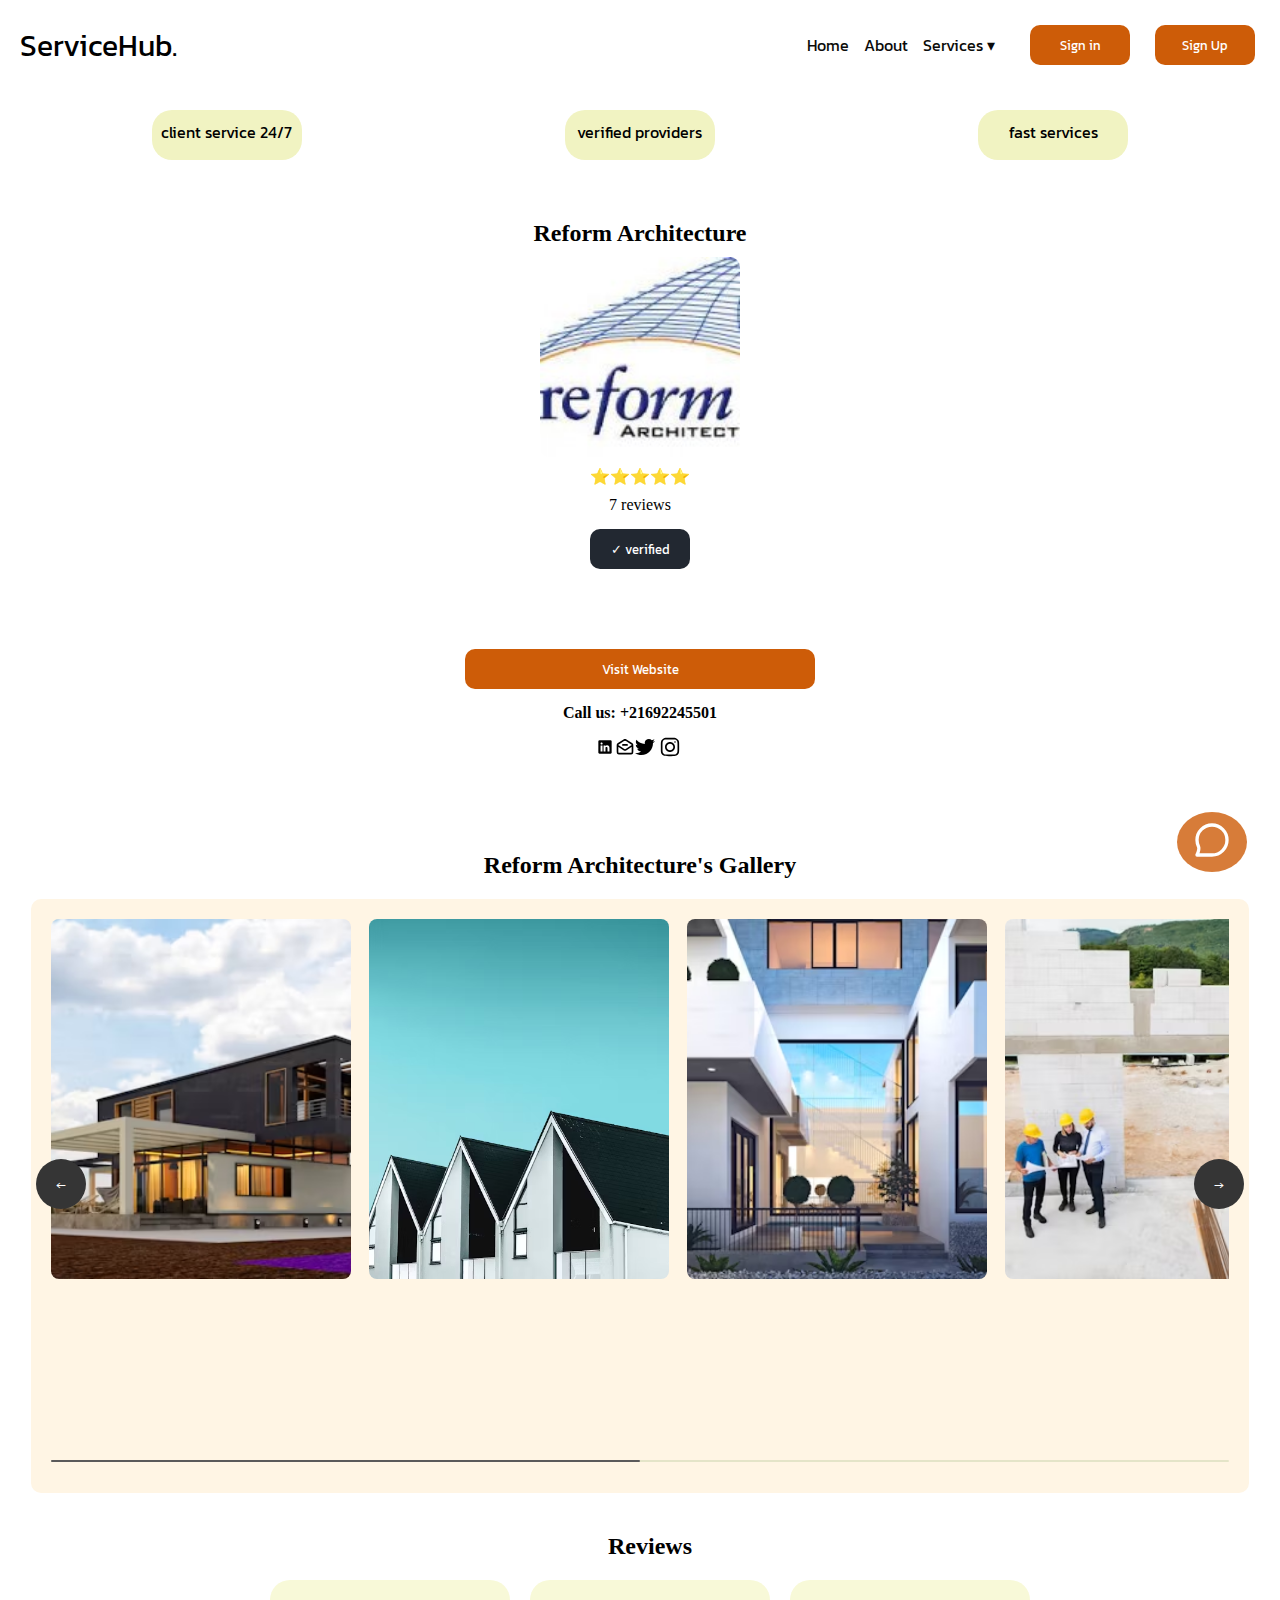
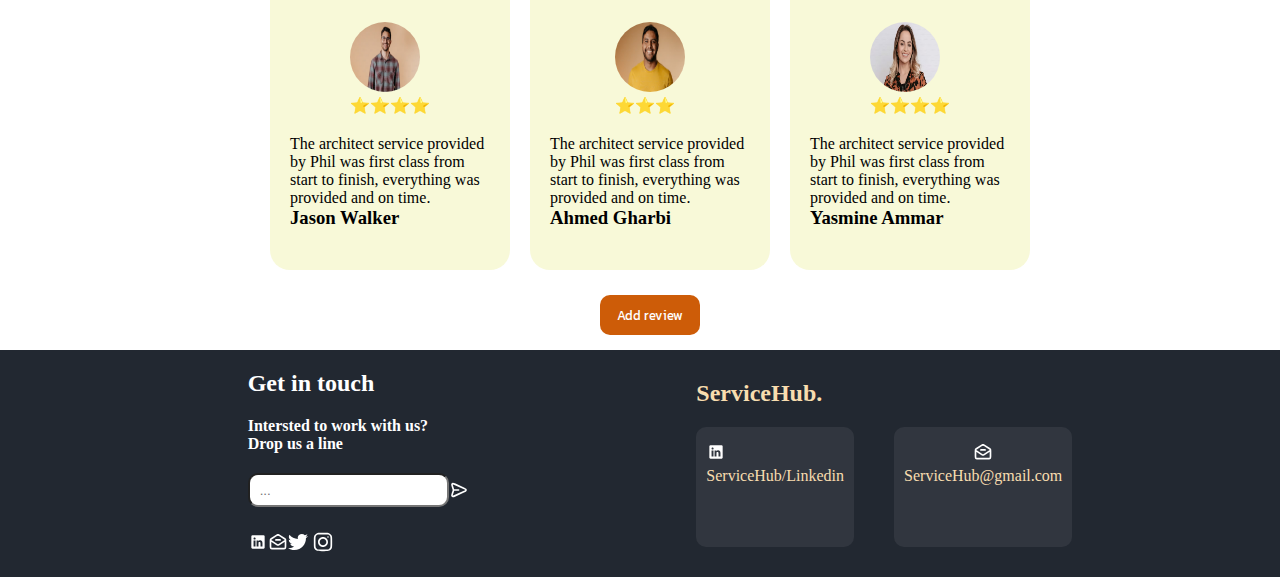
<file: projet final/profile.html>
<!DOCTYPE html>
<html lang="en">
<head>
    <meta charset="UTF-8">
    <meta name="viewport" content="width=device-width, initial-scale=1.0">
    <title>Profile</title>
    <link rel="stylesheet" href="style.css">
    
</head>
<script src="app.js" defer></script>
<body>
    <nav class="navbar">
        <div class="title">ServiceHub.</div>
       <div class="hamburger">
        <div class="line"></div>
        <div class="line"></div>
        <div class="line"></div>
       </div>
    <div class="menu">
        <ul> <li>  <a class="a" href="index.html">Home</a></li>
         <li> <a class="a" href="#content1" >About</a></li>

          <a class="a dropdownLink" href ="">Services ▾ </a>
          <li class="dropdown">
         <ul   class="dropMenu">
       
          <div class="searchBar-items"> 
              <li> <img src="images/plumber-svgrepo-com.svg" alt="">
                  <a href="plumber.html">Plumber</a></li>
             </div>
             <div class="searchBar-items">
                <li>
                  <img src="images/architect-svgrepo-com.svg" alt="">
                 <a href="architect.html">Architect </a></li>
           </div>
          <div class="searchBar-items"> 
               <li><img src="images/electrician-svgrepo-com.svg" alt="">
                 <a href="">Electrician</a></li> 
             </div>
         
         <div class="searchBar-items"> 
                <li> 
                 <img src="images/graphic-designer-svgrepo-com.svg" alt="">
                 <a href="">Website designer</a></li> 
             </div>
        <div class="searchBar-items">  
          <li>
             <img src=" images/graphic-design-svgrepo-com.svg" alt=""><a href="">Graphic designer</a></li>
         </div>
         </ul>
    
    
          <li> <button><a href="login.html" target="_blank">Sign in</a></button></li>
              <li>  <button> <a href="signUp.html" target="_blank">Sign Up </a></button></li>
        
      </ul>
      </div>
   
    </nav>
    <div class="floating-chat">
        <button class="chatButton">
            <svg width="50px" height="40px" viewBox="0 0 24 24" fill="none" xmlns="http://www.w3.org/2000/svg">
                <path d="M21.0039 12C21.0039 16.9706 16.9745 21 12.0039 21C9.9675 21 3.00463 21 3.00463 21C3.00463 21 4.56382 17.2561 3.93982 16.0008C3.34076 14.7956 3.00391 13.4372 3.00391 12C3.00391 7.02944 7.03334 3 12.0039 3C16.9745 3 21.0039 7.02944 21.0039 12Z" stroke="#fff" stroke-width="2" stroke-linecap="round" stroke-linejoin="round"/>
                </svg>
        </button>
       <div class="float">
        <div class="chatContainer">
           <div class="chatHead">
            <h1>Chat</h1>
            <button class="deleteButton2">x</button>
        </div> 
         <h3>Enter your message below</h3>
            <input class="messageInput" type="text" placeholder="Type your message...">
            <button class="sendButton">Send</button>
         
        </div>
    </div>
    </div>
    <div class="keys">
        <div class="key">client service 24/7</div>
        <div class="key">verified providers</div>
        <div class="key"> fast services</div>
    </div>

<div class="profile">
    <div class="profileContent">
       
        <div class="profilInfo"> 
            <h2>Reform Architecture</h2>
            <img src="img6.jpg" alt="">
            <p>⭐⭐⭐⭐⭐</p>
            <p>7 reviews</p>
            <button class="verified"> ✓ verified</button>

        </div>
        <div class="profilSocials">
          <a href="https://reformarchitecture.co.uk/?utm_source=bizify"> <button>Visit Website</button> </a> 
           <h4>Call us: +21692245501</h4>
           <div class="icons">
            <svg width="20px" height="30px" viewBox="0 0 24 24" fill="none" xmlns="http://www.w3.org/2000/svg">
                <path d="M18.72 3.99997H5.37C5.19793 3.99191 5.02595 4.01786 4.86392 4.07635C4.70189 4.13484 4.55299 4.22471 4.42573 4.34081C4.29848 4.45692 4.19537 4.59699 4.12232 4.75299C4.04927 4.909 4.0077 5.07788 4 5.24997V18.63C4.01008 18.9901 4.15766 19.3328 4.41243 19.5875C4.6672 19.8423 5.00984 19.9899 5.37 20H18.72C19.0701 19.9844 19.4002 19.8322 19.6395 19.5761C19.8788 19.32 20.0082 18.9804 20 18.63V5.24997C20.0029 5.08247 19.9715 4.91616 19.9078 4.76122C19.8441 4.60629 19.7494 4.466 19.6295 4.34895C19.5097 4.23191 19.3672 4.14059 19.2108 4.08058C19.0544 4.02057 18.8874 3.99314 18.72 3.99997ZM9 17.34H6.67V10.21H9V17.34ZM7.89 9.12997C7.72741 9.13564 7.5654 9.10762 7.41416 9.04768C7.26291 8.98774 7.12569 8.89717 7.01113 8.78166C6.89656 8.66615 6.80711 8.5282 6.74841 8.37647C6.6897 8.22474 6.66301 8.06251 6.67 7.89997C6.66281 7.73567 6.69004 7.57169 6.74995 7.41854C6.80986 7.26538 6.90112 7.12644 7.01787 7.01063C7.13463 6.89481 7.2743 6.80468 7.42793 6.74602C7.58157 6.68735 7.74577 6.66145 7.91 6.66997C8.07259 6.66431 8.2346 6.69232 8.38584 6.75226C8.53709 6.8122 8.67431 6.90277 8.78887 7.01828C8.90344 7.13379 8.99289 7.27174 9.05159 7.42347C9.1103 7.5752 9.13699 7.73743 9.13 7.89997C9.13719 8.06427 9.10996 8.22825 9.05005 8.3814C8.99014 8.53456 8.89888 8.6735 8.78213 8.78931C8.66537 8.90513 8.5257 8.99526 8.37207 9.05392C8.21843 9.11259 8.05423 9.13849 7.89 9.12997ZM17.34 17.34H15V13.44C15 12.51 14.67 11.87 13.84 11.87C13.5822 11.8722 13.3313 11.9541 13.1219 12.1045C12.9124 12.2549 12.7546 12.4664 12.67 12.71C12.605 12.8926 12.5778 13.0865 12.59 13.28V17.34H10.29V10.21H12.59V11.21C12.7945 10.8343 13.0988 10.5225 13.4694 10.3089C13.84 10.0954 14.2624 9.98848 14.69 9.99997C16.2 9.99997 17.34 11 17.34 13.13V17.34Z" fill="#000"/>
                </svg>
                <svg width="20px" height="30px" viewBox="0 0 24 24" fill="none" xmlns="http://www.w3.org/2000/svg">
                    <path d="M14.5 9.50012H9.5M3.02832 10.0001L10.2246 14.8167C10.8661 15.2444 11.1869 15.4582 11.5336 15.5413C11.8399 15.6147 12.1593 15.6147 12.4657 15.5413C12.8124 15.4582 13.1332 15.2444 13.7747 14.8167L20.971 10.0001M10.2981 4.06892L4.49814 7.71139C3.95121 8.05487 3.67775 8.2266 3.4794 8.45876C3.30385 8.66424 3.17176 8.90317 3.09111 9.16112C3 9.45256 3 9.77548 3 10.4213V16.8001C3 17.9202 3 18.4803 3.21799 18.9081C3.40973 19.2844 3.71569 19.5904 4.09202 19.7821C4.51984 20.0001 5.0799 20.0001 6.2 20.0001H17.8C18.9201 20.0001 19.4802 20.0001 19.908 19.7821C20.2843 19.5904 20.5903 19.2844 20.782 18.9081C21 18.4803 21 17.9202 21 16.8001V10.4213C21 9.77548 21 9.45256 20.9089 9.16112C20.8282 8.90317 20.6962 8.66424 20.5206 8.45876C20.3223 8.2266 20.0488 8.05487 19.5019 7.71139L13.7019 4.06891C13.0846 3.68129 12.776 3.48747 12.4449 3.41192C12.152 3.34512 11.848 3.34512 11.5551 3.41192C11.224 3.48747 10.9154 3.68129 10.2981 4.06892Z" stroke="#000" stroke-width="2" stroke-linecap="round" stroke-linejoin="round"/>
                    </svg>
                    <svg width="20px" height="30px" viewBox="0 -2 20 20" version="1.1" xmlns="http://www.w3.org/2000/svg" xmlns:xlink="http://www.w3.org/1999/xlink">
    
                        <title>twitter [#154]</title>
                        <desc>Created with Sketch.</desc>
                        <defs>
                    
                    </defs>
                        <g id="Page-1" stroke="none" stroke-width="1" fill="none" fill-rule="evenodd">
                            <g id="Dribbble-Light-Preview" transform="translate(-60.000000, -7521.000000)" fill="#000">
                                <g id="icons" transform="translate(56.000000, 160.000000)">
                                    <path d="M10.29,7377 C17.837,7377 21.965,7370.84365 21.965,7365.50546 C21.965,7365.33021 21.965,7365.15595 21.953,7364.98267 C22.756,7364.41163 23.449,7363.70276 24,7362.8915 C23.252,7363.21837 22.457,7363.433 21.644,7363.52751 C22.5,7363.02244 23.141,7362.2289 23.448,7361.2926 C22.642,7361.76321 21.761,7362.095 20.842,7362.27321 C19.288,7360.64674 16.689,7360.56798 15.036,7362.09796 C13.971,7363.08447 13.518,7364.55538 13.849,7365.95835 C10.55,7365.79492 7.476,7364.261 5.392,7361.73762 C4.303,7363.58363 4.86,7365.94457 6.663,7367.12996 C6.01,7367.11125 5.371,7366.93797 4.8,7366.62489 L4.8,7366.67608 C4.801,7368.5989 6.178,7370.2549 8.092,7370.63591 C7.488,7370.79836 6.854,7370.82199 6.24,7370.70483 C6.777,7372.35099 8.318,7373.47829 10.073,7373.51078 C8.62,7374.63513 6.825,7375.24554 4.977,7375.24358 C4.651,7375.24259 4.325,7375.22388 4,7375.18549 C5.877,7376.37088 8.06,7377 10.29,7376.99705" id="twitter-[#154]">
                    
                    </path>
                                </g>
                            </g>
                        </g>
                    </svg>
                    <svg width="30px" height="20px" viewBox="0 0 24 24" fill="none" xmlns="http://www.w3.org/2000/svg">
                        <path fill-rule="evenodd" clip-rule="evenodd" d="M12 18C15.3137 18 18 15.3137 18 12C18 8.68629 15.3137 6 12 6C8.68629 6 6 8.68629 6 12C6 15.3137 8.68629 18 12 18ZM12 16C14.2091 16 16 14.2091 16 12C16 9.79086 14.2091 8 12 8C9.79086 8 8 9.79086 8 12C8 14.2091 9.79086 16 12 16Z" fill="#000"/>
                        <path d="M18 5C17.4477 5 17 5.44772 17 6C17 6.55228 17.4477 7 18 7C18.5523 7 19 6.55228 19 6C19 5.44772 18.5523 5 18 5Z" fill="#000"/>
                        <path fill-rule="evenodd" clip-rule="evenodd" d="M1.65396 4.27606C1 5.55953 1 7.23969 1 10.6V13.4C1 16.7603 1 18.4405 1.65396 19.7239C2.2292 20.8529 3.14708 21.7708 4.27606 22.346C5.55953 23 7.23969 23 10.6 23H13.4C16.7603 23 18.4405 23 19.7239 22.346C20.8529 21.7708 21.7708 20.8529 22.346 19.7239C23 18.4405 23 16.7603 23 13.4V10.6C23 7.23969 23 5.55953 22.346 4.27606C21.7708 3.14708 20.8529 2.2292 19.7239 1.65396C18.4405 1 16.7603 1 13.4 1H10.6C7.23969 1 5.55953 1 4.27606 1.65396C3.14708 2.2292 2.2292 3.14708 1.65396 4.27606ZM13.4 3H10.6C8.88684 3 7.72225 3.00156 6.82208 3.0751C5.94524 3.14674 5.49684 3.27659 5.18404 3.43597C4.43139 3.81947 3.81947 4.43139 3.43597 5.18404C3.27659 5.49684 3.14674 5.94524 3.0751 6.82208C3.00156 7.72225 3 8.88684 3 10.6V13.4C3 15.1132 3.00156 16.2777 3.0751 17.1779C3.14674 18.0548 3.27659 18.5032 3.43597 18.816C3.81947 19.5686 4.43139 20.1805 5.18404 20.564C5.49684 20.7234 5.94524 20.8533 6.82208 20.9249C7.72225 20.9984 8.88684 21 10.6 21H13.4C15.1132 21 16.2777 20.9984 17.1779 20.9249C18.0548 20.8533 18.5032 20.7234 18.816 20.564C19.5686 20.1805 20.1805 19.5686 20.564 18.816C20.7234 18.5032 20.8533 18.0548 20.9249 17.1779C20.9984 16.2777 21 15.1132 21 13.4V10.6C21 8.88684 20.9984 7.72225 20.9249 6.82208C20.8533 5.94524 20.7234 5.49684 20.564 5.18404C20.1805 4.43139 19.5686 3.81947 18.816 3.43597C18.5032 3.27659 18.0548 3.14674 17.1779 3.0751C16.2777 3.00156 15.1132 3 13.4 3Z" fill="#000"/>
                        </svg>

        </div>

        </div>
    </div>
    <div class="details">
        <h2 class="gallery">Reform Architecture's Gallery</h2>
        <div class="container">
            <div class="slider-wrapper">
               <script defer>
                function slide(){
                    let scrollbar=document.querySelector(".scrollbar-thumb");
                    scrollbar.style.left="-5%"}
                
               </script>
         <button id="prev" onclick="slide()" class="slide-button material-symbols-rounded"> ←  </button>
          
         <div class="image-list">
            <div class="job">
             <img src="images/a1.png"  class="imgItems">
             
            </div>
            <div class="job">
    
            <img src="images/a2.png"  class="imgItems"> 
            
        </div>
         <div class="job">
            <img src="images/a3.png"  class="imgItems">
        
        </div> 
         <div class="job"> 
            <img src="images/a4.avif"  class="imgItems">
         
        </div> 
        
         <div class="job">
             <img src="images/a5.png "  class="imgItems">
        
        </div>
         
        </div>
        <button id="next-slide" class="slide-button material-symbols-rounded"> →</button>
    </div>
    <div class="slider-scrollbar">
        <div class="scrollbar-track">
            <div class="scrollbar-thumb">
    
            </div>
        </div>
    </div>
    
        </div>
    
    
    </div>

    <div class="ReviewContainer" >
    <h2 class="gallery">Reviews</h2>
   
        <div class="ReviewList ">
        <div class="reviewItem swiper-slide">

            <div class="content">
                <div class="img-area">
                    <img src="images/p1.avif" alt="">
                    <p>⭐⭐⭐⭐</p>
                </div>
                <div class="text-area">
                    <p>The architect service provided by Phil was first class from start to finish, everything was provided and on time.
                    </p>
                    <h3>Jason Walker</h3>
                </div>
            </div>
        </div>
        <div class="reviewItem swiper-slide">
            <div class="content">
                <div class="img-area">
                    <img src="images/p2.avif" alt="">
                    <p>⭐⭐⭐</p>
                </div>
                <div class="text-area">
                    <p>The architect service provided by Phil was first class from start to finish, everything was provided and on time.
                    </p>
                    <h3>Ahmed Gharbi</h3>
                </div>
            </div>
        </div>
        <div class="reviewItem  swiper-slide">
            <div class="content">
                <div class="img-area">
                    <img src="images/p3.avif" alt="">
                    <p>⭐⭐⭐⭐</p>
                </div>
                <div class="text-area">
                    <p>The architect service provided by Phil was first class from start to finish, everything was provided and on time.
                    </p>
                    <h3>Yasmine Ammar</h3>
                </div>
            </div>
        </div>
    </div>
    
   
    <button class="addReview">Add review</button>


</div>
</div>



  
  
  
  
  
  
    <footer>
        <div class="info">
    
            <h2>Get in touch</h2>
            <h4>Intersted to work with us? <br>Drop us a line</h4>
          <div class="send">  <input type="text" placeholder="...">
            <svg width="20px" height="30px" viewBox="0 0 24 24" fill="none" xmlns="http://www.w3.org/2000/svg">
                <path d="M11.5003 12H5.41872M5.24634 12.7972L4.24158 15.7986C3.69128 17.4424 3.41613 18.2643 3.61359 18.7704C3.78506 19.21 4.15335 19.5432 4.6078 19.6701C5.13111 19.8161 5.92151 19.4604 7.50231 18.7491L17.6367 14.1886C19.1797 13.4942 19.9512 13.1471 20.1896 12.6648C20.3968 12.2458 20.3968 11.7541 20.1896 11.3351C19.9512 10.8529 19.1797 10.5057 17.6367 9.81135L7.48483 5.24303C5.90879 4.53382 5.12078 4.17921 4.59799 4.32468C4.14397 4.45101 3.77572 4.78336 3.60365 5.22209C3.40551 5.72728 3.67772 6.54741 4.22215 8.18767L5.24829 11.2793C5.34179 11.561 5.38855 11.7019 5.407 11.8459C5.42338 11.9738 5.42321 12.1032 5.40651 12.231C5.38768 12.375 5.34057 12.5157 5.24634 12.7972Z" stroke="#fff" stroke-width="2" stroke-linecap="round" stroke-linejoin="round"/>
                </svg>
            </div>
            <div class="icons">
                <svg width="20px" height="30px" viewBox="0 0 24 24" fill="none" xmlns="http://www.w3.org/2000/svg">
                    <path d="M18.72 3.99997H5.37C5.19793 3.99191 5.02595 4.01786 4.86392 4.07635C4.70189 4.13484 4.55299 4.22471 4.42573 4.34081C4.29848 4.45692 4.19537 4.59699 4.12232 4.75299C4.04927 4.909 4.0077 5.07788 4 5.24997V18.63C4.01008 18.9901 4.15766 19.3328 4.41243 19.5875C4.6672 19.8423 5.00984 19.9899 5.37 20H18.72C19.0701 19.9844 19.4002 19.8322 19.6395 19.5761C19.8788 19.32 20.0082 18.9804 20 18.63V5.24997C20.0029 5.08247 19.9715 4.91616 19.9078 4.76122C19.8441 4.60629 19.7494 4.466 19.6295 4.34895C19.5097 4.23191 19.3672 4.14059 19.2108 4.08058C19.0544 4.02057 18.8874 3.99314 18.72 3.99997ZM9 17.34H6.67V10.21H9V17.34ZM7.89 9.12997C7.72741 9.13564 7.5654 9.10762 7.41416 9.04768C7.26291 8.98774 7.12569 8.89717 7.01113 8.78166C6.89656 8.66615 6.80711 8.5282 6.74841 8.37647C6.6897 8.22474 6.66301 8.06251 6.67 7.89997C6.66281 7.73567 6.69004 7.57169 6.74995 7.41854C6.80986 7.26538 6.90112 7.12644 7.01787 7.01063C7.13463 6.89481 7.2743 6.80468 7.42793 6.74602C7.58157 6.68735 7.74577 6.66145 7.91 6.66997C8.07259 6.66431 8.2346 6.69232 8.38584 6.75226C8.53709 6.8122 8.67431 6.90277 8.78887 7.01828C8.90344 7.13379 8.99289 7.27174 9.05159 7.42347C9.1103 7.5752 9.13699 7.73743 9.13 7.89997C9.13719 8.06427 9.10996 8.22825 9.05005 8.3814C8.99014 8.53456 8.89888 8.6735 8.78213 8.78931C8.66537 8.90513 8.5257 8.99526 8.37207 9.05392C8.21843 9.11259 8.05423 9.13849 7.89 9.12997ZM17.34 17.34H15V13.44C15 12.51 14.67 11.87 13.84 11.87C13.5822 11.8722 13.3313 11.9541 13.1219 12.1045C12.9124 12.2549 12.7546 12.4664 12.67 12.71C12.605 12.8926 12.5778 13.0865 12.59 13.28V17.34H10.29V10.21H12.59V11.21C12.7945 10.8343 13.0988 10.5225 13.4694 10.3089C13.84 10.0954 14.2624 9.98848 14.69 9.99997C16.2 9.99997 17.34 11 17.34 13.13V17.34Z" fill="#fff"/>
                    </svg>
                    <svg width="20px" height="30px" viewBox="0 0 24 24" fill="none" xmlns="http://www.w3.org/2000/svg">
                        <path d="M14.5 9.50012H9.5M3.02832 10.0001L10.2246 14.8167C10.8661 15.2444 11.1869 15.4582 11.5336 15.5413C11.8399 15.6147 12.1593 15.6147 12.4657 15.5413C12.8124 15.4582 13.1332 15.2444 13.7747 14.8167L20.971 10.0001M10.2981 4.06892L4.49814 7.71139C3.95121 8.05487 3.67775 8.2266 3.4794 8.45876C3.30385 8.66424 3.17176 8.90317 3.09111 9.16112C3 9.45256 3 9.77548 3 10.4213V16.8001C3 17.9202 3 18.4803 3.21799 18.9081C3.40973 19.2844 3.71569 19.5904 4.09202 19.7821C4.51984 20.0001 5.0799 20.0001 6.2 20.0001H17.8C18.9201 20.0001 19.4802 20.0001 19.908 19.7821C20.2843 19.5904 20.5903 19.2844 20.782 18.9081C21 18.4803 21 17.9202 21 16.8001V10.4213C21 9.77548 21 9.45256 20.9089 9.16112C20.8282 8.90317 20.6962 8.66424 20.5206 8.45876C20.3223 8.2266 20.0488 8.05487 19.5019 7.71139L13.7019 4.06891C13.0846 3.68129 12.776 3.48747 12.4449 3.41192C12.152 3.34512 11.848 3.34512 11.5551 3.41192C11.224 3.48747 10.9154 3.68129 10.2981 4.06892Z" stroke="#fff" stroke-width="2" stroke-linecap="round" stroke-linejoin="round"/>
                        </svg>
                        <svg width="20px" height="30px" viewBox="0 -2 20 20" version="1.1" xmlns="http://www.w3.org/2000/svg" xmlns:xlink="http://www.w3.org/1999/xlink">
        
                            <title>twitter [#154]</title>
                            <desc>Created with Sketch.</desc>
                            <defs>
                        
                        </defs>
                            <g id="Page-1" stroke="none" stroke-width="1" fill="none" fill-rule="evenodd">
                                <g id="Dribbble-Light-Preview" transform="translate(-60.000000, -7521.000000)" fill="#fff">
                                    <g id="icons" transform="translate(56.000000, 160.000000)">
                                        <path d="M10.29,7377 C17.837,7377 21.965,7370.84365 21.965,7365.50546 C21.965,7365.33021 21.965,7365.15595 21.953,7364.98267 C22.756,7364.41163 23.449,7363.70276 24,7362.8915 C23.252,7363.21837 22.457,7363.433 21.644,7363.52751 C22.5,7363.02244 23.141,7362.2289 23.448,7361.2926 C22.642,7361.76321 21.761,7362.095 20.842,7362.27321 C19.288,7360.64674 16.689,7360.56798 15.036,7362.09796 C13.971,7363.08447 13.518,7364.55538 13.849,7365.95835 C10.55,7365.79492 7.476,7364.261 5.392,7361.73762 C4.303,7363.58363 4.86,7365.94457 6.663,7367.12996 C6.01,7367.11125 5.371,7366.93797 4.8,7366.62489 L4.8,7366.67608 C4.801,7368.5989 6.178,7370.2549 8.092,7370.63591 C7.488,7370.79836 6.854,7370.82199 6.24,7370.70483 C6.777,7372.35099 8.318,7373.47829 10.073,7373.51078 C8.62,7374.63513 6.825,7375.24554 4.977,7375.24358 C4.651,7375.24259 4.325,7375.22388 4,7375.18549 C5.877,7376.37088 8.06,7377 10.29,7376.99705" id="twitter-[#154]">
                        
                        </path>
                                    </g>
                                </g>
                            </g>
                        </svg>
                        <svg width="30px" height="20px" viewBox="0 0 24 24" fill="none" xmlns="http://www.w3.org/2000/svg">
                            <path fill-rule="evenodd" clip-rule="evenodd" d="M12 18C15.3137 18 18 15.3137 18 12C18 8.68629 15.3137 6 12 6C8.68629 6 6 8.68629 6 12C6 15.3137 8.68629 18 12 18ZM12 16C14.2091 16 16 14.2091 16 12C16 9.79086 14.2091 8 12 8C9.79086 8 8 9.79086 8 12C8 14.2091 9.79086 16 12 16Z" fill="#fff"/>
                            <path d="M18 5C17.4477 5 17 5.44772 17 6C17 6.55228 17.4477 7 18 7C18.5523 7 19 6.55228 19 6C19 5.44772 18.5523 5 18 5Z" fill="#fff"/>
                            <path fill-rule="evenodd" clip-rule="evenodd" d="M1.65396 4.27606C1 5.55953 1 7.23969 1 10.6V13.4C1 16.7603 1 18.4405 1.65396 19.7239C2.2292 20.8529 3.14708 21.7708 4.27606 22.346C5.55953 23 7.23969 23 10.6 23H13.4C16.7603 23 18.4405 23 19.7239 22.346C20.8529 21.7708 21.7708 20.8529 22.346 19.7239C23 18.4405 23 16.7603 23 13.4V10.6C23 7.23969 23 5.55953 22.346 4.27606C21.7708 3.14708 20.8529 2.2292 19.7239 1.65396C18.4405 1 16.7603 1 13.4 1H10.6C7.23969 1 5.55953 1 4.27606 1.65396C3.14708 2.2292 2.2292 3.14708 1.65396 4.27606ZM13.4 3H10.6C8.88684 3 7.72225 3.00156 6.82208 3.0751C5.94524 3.14674 5.49684 3.27659 5.18404 3.43597C4.43139 3.81947 3.81947 4.43139 3.43597 5.18404C3.27659 5.49684 3.14674 5.94524 3.0751 6.82208C3.00156 7.72225 3 8.88684 3 10.6V13.4C3 15.1132 3.00156 16.2777 3.0751 17.1779C3.14674 18.0548 3.27659 18.5032 3.43597 18.816C3.81947 19.5686 4.43139 20.1805 5.18404 20.564C5.49684 20.7234 5.94524 20.8533 6.82208 20.9249C7.72225 20.9984 8.88684 21 10.6 21H13.4C15.1132 21 16.2777 20.9984 17.1779 20.9249C18.0548 20.8533 18.5032 20.7234 18.816 20.564C19.5686 20.1805 20.1805 19.5686 20.564 18.816C20.7234 18.5032 20.8533 18.0548 20.9249 17.1779C20.9984 16.2777 21 15.1132 21 13.4V10.6C21 8.88684 20.9984 7.72225 20.9249 6.82208C20.8533 5.94524 20.7234 5.49684 20.564 5.18404C20.1805 4.43139 19.5686 3.81947 18.816 3.43597C18.5032 3.27659 18.0548 3.14674 17.1779 3.0751C16.2777 3.00156 15.1132 3 13.4 3Z" fill="#fff"/>
                            </svg>
    
            </div>
        </div>
        <div class="service">
            <h2>ServiceHub.</h2>
           <div class="socials"> <div class="linkedin">
                <svg width="20px" height="30px" viewBox="0 0 24 24" fill="none" xmlns="http://www.w3.org/2000/svg">
                    <path d="M18.72 3.99997H5.37C5.19793 3.99191 5.02595 4.01786 4.86392 4.07635C4.70189 4.13484 4.55299 4.22471 4.42573 4.34081C4.29848 4.45692 4.19537 4.59699 4.12232 4.75299C4.04927 4.909 4.0077 5.07788 4 5.24997V18.63C4.01008 18.9901 4.15766 19.3328 4.41243 19.5875C4.6672 19.8423 5.00984 19.9899 5.37 20H18.72C19.0701 19.9844 19.4002 19.8322 19.6395 19.5761C19.8788 19.32 20.0082 18.9804 20 18.63V5.24997C20.0029 5.08247 19.9715 4.91616 19.9078 4.76122C19.8441 4.60629 19.7494 4.466 19.6295 4.34895C19.5097 4.23191 19.3672 4.14059 19.2108 4.08058C19.0544 4.02057 18.8874 3.99314 18.72 3.99997ZM9 17.34H6.67V10.21H9V17.34ZM7.89 9.12997C7.72741 9.13564 7.5654 9.10762 7.41416 9.04768C7.26291 8.98774 7.12569 8.89717 7.01113 8.78166C6.89656 8.66615 6.80711 8.5282 6.74841 8.37647C6.6897 8.22474 6.66301 8.06251 6.67 7.89997C6.66281 7.73567 6.69004 7.57169 6.74995 7.41854C6.80986 7.26538 6.90112 7.12644 7.01787 7.01063C7.13463 6.89481 7.2743 6.80468 7.42793 6.74602C7.58157 6.68735 7.74577 6.66145 7.91 6.66997C8.07259 6.66431 8.2346 6.69232 8.38584 6.75226C8.53709 6.8122 8.67431 6.90277 8.78887 7.01828C8.90344 7.13379 8.99289 7.27174 9.05159 7.42347C9.1103 7.5752 9.13699 7.73743 9.13 7.89997C9.13719 8.06427 9.10996 8.22825 9.05005 8.3814C8.99014 8.53456 8.89888 8.6735 8.78213 8.78931C8.66537 8.90513 8.5257 8.99526 8.37207 9.05392C8.21843 9.11259 8.05423 9.13849 7.89 9.12997ZM17.34 17.34H15V13.44C15 12.51 14.67 11.87 13.84 11.87C13.5822 11.8722 13.3313 11.9541 13.1219 12.1045C12.9124 12.2549 12.7546 12.4664 12.67 12.71C12.605 12.8926 12.5778 13.0865 12.59 13.28V17.34H10.29V10.21H12.59V11.21C12.7945 10.8343 13.0988 10.5225 13.4694 10.3089C13.84 10.0954 14.2624 9.98848 14.69 9.99997C16.2 9.99997 17.34 11 17.34 13.13V17.34Z" fill="#fff"/>
                    </svg>
                <p>ServiceHub/Linkedin</p>
               
            </div>
            <div class="mail">
                <svg width="20px" height="30px" viewBox="0 0 24 24" fill="none" xmlns="http://www.w3.org/2000/svg">
                    <path d="M14.5 9.50012H9.5M3.02832 10.0001L10.2246 14.8167C10.8661 15.2444 11.1869 15.4582 11.5336 15.5413C11.8399 15.6147 12.1593 15.6147 12.4657 15.5413C12.8124 15.4582 13.1332 15.2444 13.7747 14.8167L20.971 10.0001M10.2981 4.06892L4.49814 7.71139C3.95121 8.05487 3.67775 8.2266 3.4794 8.45876C3.30385 8.66424 3.17176 8.90317 3.09111 9.16112C3 9.45256 3 9.77548 3 10.4213V16.8001C3 17.9202 3 18.4803 3.21799 18.9081C3.40973 19.2844 3.71569 19.5904 4.09202 19.7821C4.51984 20.0001 5.0799 20.0001 6.2 20.0001H17.8C18.9201 20.0001 19.4802 20.0001 19.908 19.7821C20.2843 19.5904 20.5903 19.2844 20.782 18.9081C21 18.4803 21 17.9202 21 16.8001V10.4213C21 9.77548 21 9.45256 20.9089 9.16112C20.8282 8.90317 20.6962 8.66424 20.5206 8.45876C20.3223 8.2266 20.0488 8.05487 19.5019 7.71139L13.7019 4.06891C13.0846 3.68129 12.776 3.48747 12.4449 3.41192C12.152 3.34512 11.848 3.34512 11.5551 3.41192C11.224 3.48747 10.9154 3.68129 10.2981 4.06892Z" stroke="#fff" stroke-width="2" stroke-linecap="round" stroke-linejoin="round"/>
                    </svg>
                <p>ServiceHub@gmail.com</p>
            </div>
        </div>
    
        </div>
    
    
        </footer>
      
</body>
</html>
</file>
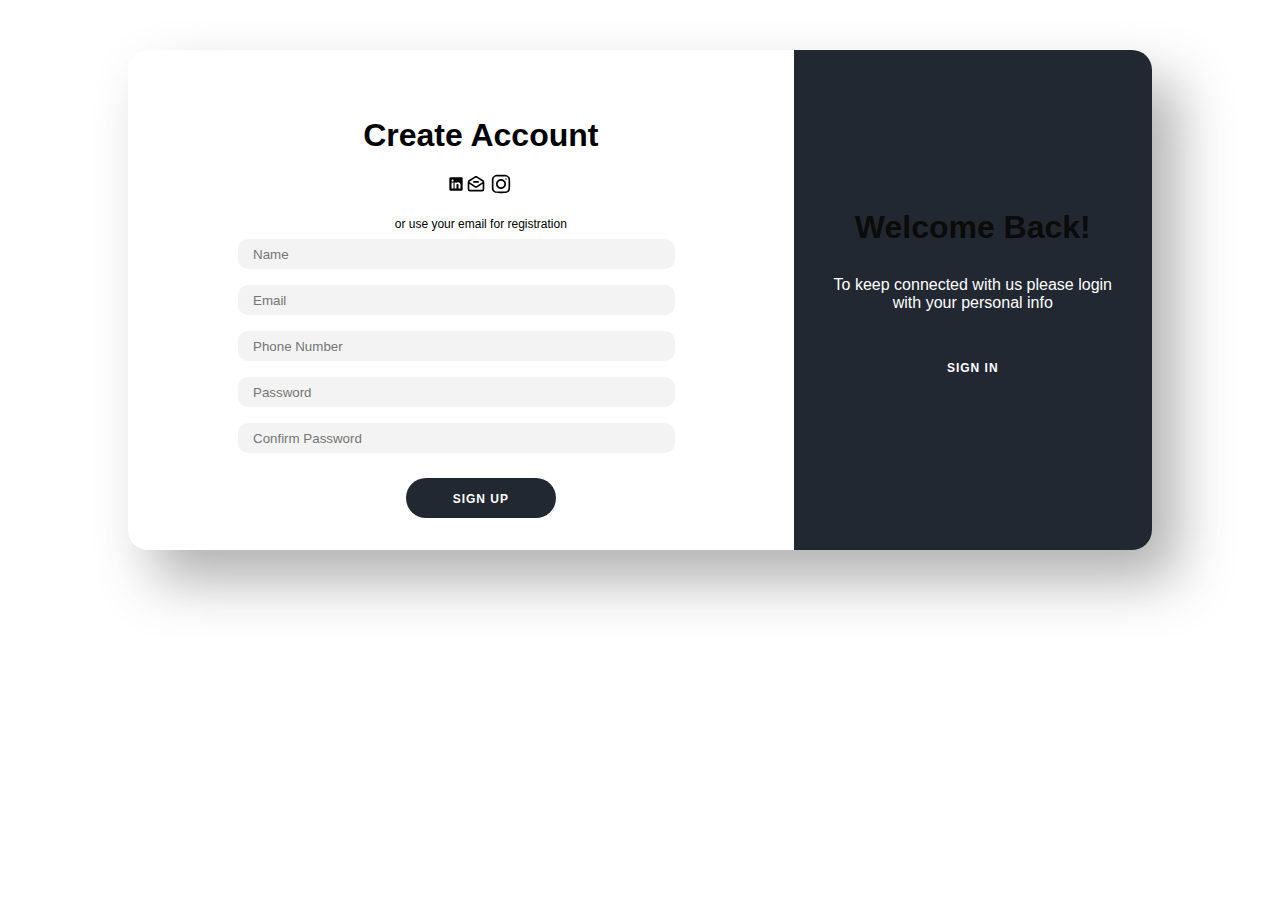
<file: projet final/signUp.html>
<!DOCTYPE html>
<html lang="en">
<head>
    <meta charset="UTF-8">
    <meta name="viewport" content="width=device-width, initial-scale=1.0">
    <title>Sign up</title>
    <link rel="stylesheet" href="signup.css">
</head>
<script src="app.js" defer></script>
<body>
   
   
    <div class="container">
       <div class=" formContainer signUpContainer">
         <form action="#">
          <h1 class="title">Create Account</h1>
          <div class="social-container">
            <a href="#" class="social">
                <svg width="20px" height="30px" viewBox="0 0 24 24" fill="none" xmlns="http://www.w3.org/2000/svg">
                    <path d="M18.72 3.99997H5.37C5.19793 3.99191 5.02595 4.01786 4.86392 4.07635C4.70189 4.13484 4.55299 4.22471 4.42573 4.34081C4.29848 4.45692 4.19537 4.59699 4.12232 4.75299C4.04927 4.909 4.0077 5.07788 4 5.24997V18.63C4.01008 18.9901 4.15766 19.3328 4.41243 19.5875C4.6672 19.8423 5.00984 19.9899 5.37 20H18.72C19.0701 19.9844 19.4002 19.8322 19.6395 19.5761C19.8788 19.32 20.0082 18.9804 20 18.63V5.24997C20.0029 5.08247 19.9715 4.91616 19.9078 4.76122C19.8441 4.60629 19.7494 4.466 19.6295 4.34895C19.5097 4.23191 19.3672 4.14059 19.2108 4.08058C19.0544 4.02057 18.8874 3.99314 18.72 3.99997ZM9 17.34H6.67V10.21H9V17.34ZM7.89 9.12997C7.72741 9.13564 7.5654 9.10762 7.41416 9.04768C7.26291 8.98774 7.12569 8.89717 7.01113 8.78166C6.89656 8.66615 6.80711 8.5282 6.74841 8.37647C6.6897 8.22474 6.66301 8.06251 6.67 7.89997C6.66281 7.73567 6.69004 7.57169 6.74995 7.41854C6.80986 7.26538 6.90112 7.12644 7.01787 7.01063C7.13463 6.89481 7.2743 6.80468 7.42793 6.74602C7.58157 6.68735 7.74577 6.66145 7.91 6.66997C8.07259 6.66431 8.2346 6.69232 8.38584 6.75226C8.53709 6.8122 8.67431 6.90277 8.78887 7.01828C8.90344 7.13379 8.99289 7.27174 9.05159 7.42347C9.1103 7.5752 9.13699 7.73743 9.13 7.89997C9.13719 8.06427 9.10996 8.22825 9.05005 8.3814C8.99014 8.53456 8.89888 8.6735 8.78213 8.78931C8.66537 8.90513 8.5257 8.99526 8.37207 9.05392C8.21843 9.11259 8.05423 9.13849 7.89 9.12997ZM17.34 17.34H15V13.44C15 12.51 14.67 11.87 13.84 11.87C13.5822 11.8722 13.3313 11.9541 13.1219 12.1045C12.9124 12.2549 12.7546 12.4664 12.67 12.71C12.605 12.8926 12.5778 13.0865 12.59 13.28V17.34H10.29V10.21H12.59V11.21C12.7945 10.8343 13.0988 10.5225 13.4694 10.3089C13.84 10.0954 14.2624 9.98848 14.69 9.99997C16.2 9.99997 17.34 11 17.34 13.13V17.34Z" fill="#000"/>
                    </svg>
            </a>
            <a href="#" class="social">
                <svg width="20px" height="30px" viewBox="0 0 24 24" fill="none" xmlns="http://www.w3.org/2000/svg">
                    <path d="M14.5 9.50012H9.5M3.02832 10.0001L10.2246 14.8167C10.8661 15.2444 11.1869 15.4582 11.5336 15.5413C11.8399 15.6147 12.1593 15.6147 12.4657 15.5413C12.8124 15.4582 13.1332 15.2444 13.7747 14.8167L20.971 10.0001M10.2981 4.06892L4.49814 7.71139C3.95121 8.05487 3.67775 8.2266 3.4794 8.45876C3.30385 8.66424 3.17176 8.90317 3.09111 9.16112C3 9.45256 3 9.77548 3 10.4213V16.8001C3 17.9202 3 18.4803 3.21799 18.9081C3.40973 19.2844 3.71569 19.5904 4.09202 19.7821C4.51984 20.0001 5.0799 20.0001 6.2 20.0001H17.8C18.9201 20.0001 19.4802 20.0001 19.908 19.7821C20.2843 19.5904 20.5903 19.2844 20.782 18.9081C21 18.4803 21 17.9202 21 16.8001V10.4213C21 9.77548 21 9.45256 20.9089 9.16112C20.8282 8.90317 20.6962 8.66424 20.5206 8.45876C20.3223 8.2266 20.0488 8.05487 19.5019 7.71139L13.7019 4.06891C13.0846 3.68129 12.776 3.48747 12.4449 3.41192C12.152 3.34512 11.848 3.34512 11.5551 3.41192C11.224 3.48747 10.9154 3.68129 10.2981 4.06892Z" stroke="#000" stroke-width="2" stroke-linecap="round" stroke-linejoin="round"/>
                    </svg>
            </a>
            <a href="#" class="social">
                <svg width="30px" height="20px" viewBox="0 0 24 24" fill="none" xmlns="http://www.w3.org/2000/svg">
                    <path fill-rule="evenodd" clip-rule="evenodd" d="M12 18C15.3137 18 18 15.3137 18 12C18 8.68629 15.3137 6 12 6C8.68629 6 6 8.68629 6 12C6 15.3137 8.68629 18 12 18ZM12 16C14.2091 16 16 14.2091 16 12C16 9.79086 14.2091 8 12 8C9.79086 8 8 9.79086 8 12C8 14.2091 9.79086 16 12 16Z" fill="#000"/>
                    <path d="M18 5C17.4477 5 17 5.44772 17 6C17 6.55228 17.4477 7 18 7C18.5523 7 19 6.55228 19 6C19 5.44772 18.5523 5 18 5Z" fill="#000"/>
                    <path fill-rule="evenodd" clip-rule="evenodd" d="M1.65396 4.27606C1 5.55953 1 7.23969 1 10.6V13.4C1 16.7603 1 18.4405 1.65396 19.7239C2.2292 20.8529 3.14708 21.7708 4.27606 22.346C5.55953 23 7.23969 23 10.6 23H13.4C16.7603 23 18.4405 23 19.7239 22.346C20.8529 21.7708 21.7708 20.8529 22.346 19.7239C23 18.4405 23 16.7603 23 13.4V10.6C23 7.23969 23 5.55953 22.346 4.27606C21.7708 3.14708 20.8529 2.2292 19.7239 1.65396C18.4405 1 16.7603 1 13.4 1H10.6C7.23969 1 5.55953 1 4.27606 1.65396C3.14708 2.2292 2.2292 3.14708 1.65396 4.27606ZM13.4 3H10.6C8.88684 3 7.72225 3.00156 6.82208 3.0751C5.94524 3.14674 5.49684 3.27659 5.18404 3.43597C4.43139 3.81947 3.81947 4.43139 3.43597 5.18404C3.27659 5.49684 3.14674 5.94524 3.0751 6.82208C3.00156 7.72225 3 8.88684 3 10.6V13.4C3 15.1132 3.00156 16.2777 3.0751 17.1779C3.14674 18.0548 3.27659 18.5032 3.43597 18.816C3.81947 19.5686 4.43139 20.1805 5.18404 20.564C5.49684 20.7234 5.94524 20.8533 6.82208 20.9249C7.72225 20.9984 8.88684 21 10.6 21H13.4C15.1132 21 16.2777 20.9984 17.1779 20.9249C18.0548 20.8533 18.5032 20.7234 18.816 20.564C19.5686 20.1805 20.1805 19.5686 20.564 18.816C20.7234 18.5032 20.8533 18.0548 20.9249 17.1779C20.9984 16.2777 21 15.1132 21 13.4V10.6C21 8.88684 20.9984 7.72225 20.9249 6.82208C20.8533 5.94524 20.7234 5.49684 20.564 5.18404C20.1805 4.43139 19.5686 3.81947 18.816 3.43597C18.5032 3.27659 18.0548 3.14674 17.1779 3.0751C16.2777 3.00156 15.1132 3 13.4 3Z" fill="#000"/>
                    </svg>
            </a>

          </div>
          <span>or use your email for registration</span>
          <div class="infield">
            <input class="infos" type="text" placeholder="Name" />
            <label></label>
        </div>
        <div class="infield">
            <input class="infos" type="email" placeholder="Email" name="email"/>
            <label></label>
        </div>
        <div class="infield">
            <input class="infos" type="number" placeholder="Phone Number" />
            <label></label>
        </div>
        <div class="infield">
            <input class="infos" type="password" placeholder="Password" />
            <label></label>
        </div>
        <div class="infield">
            <input class="infos" type="password" placeholder="Confirm Password" />
            <label></label>
        </div>
        <button class="formButton"><a href="index.html">Sign Up</a></button>



         </form>



       </div>
       
       
    <div class="overlay-container" id="overlayCon">
        <div class="overlay">
            <div class="overlay-panel overlay-left">
                <h1>Welcome Back!</h1>
                <p>To keep connected with us please login with your personal info</p>
                <button class="formButton"> <a href="login.html">Sign In </a></button>
            </div>
          
        </div>
      
    </div>
</div>
</div>




   
    
</body>
</html>
</file>
<file: projet final/style.css>
@import url('https://fonts.googleapis.com/css2?family=Kanit:ital,wght@0,100;0,200;0,300;0,400;0,500;0,600;0,700;0,800;0,900;1,100;1,200;1,300;1,400;1,500;1,600;1,700;1,800;1,900&display=swap');



*{
    margin:0;
    padding:0;
font-family: sans-serif "kanit";
}
body{
    height:100%;
    width:100vw;
    display:flex;
    flex-direction: column;
    justify-content: end;
    scroll-behavior: smooth;
    

}
.navbar{
    display:flex;
    align-items: center;
    justify-content: space-between;
    padding:20px;
    background-color: white;
 
 
 
  

   
}

.hamburger{
    display: none;
  
}

@media only screen and (max-width:700px){
    .hamburger{
        display:block;
        cursor:pointer;
    }
    .hamburger .line{
        width:30px;
        height:2px;
        background-color: black;
        margin:6px 0;
    }
    .menu{
     height:0px;
     position:absolute;
     top:80px;
     left:0;
     right:0;
     width:100vw;
     background-color: #222831;
     transition:0.2s;
     overflow: hidden;
     
    
    }
    .menu ul{
        display:flex;
        flex-direction: column;
        margin-bottom: 20px;
        width:fit-content;
        margin:80px auto 50px auto;
        text-align: center;
        transition:0.5s;
        opacity:0;
       
      
        
    }
    .menu.active{
        height:450px;
        
        } 
        .menu.active ul{
            opacity: 1;
        }



        footer .socials{
            display:flex;
            flex-direction: column;
            justify-content: center;
            margin:20px ;
            gap:40px;
            align-items: center;
            
            
            
            }
            .dropdown{
             opacity:0;
            }
            .dropdown:hover{
              opacity:1;
            }
            .dropMenu{    
                display:flex;
                flex-direction: column;
                align-items:center;
                justify-content: center;
                 background-color: #F1F3C2;
                 border-radius: 15px;
                width:200px;
                 padding:10px;
                height:100px;
                 gap:20px;
                 position: absolute;
                top:23%;
                right:30%;
                
              
                
           
           }
           .description{
            opacity:0;
           }
           .profileContent{
            display: flex;
            flex-direction: column;
            align-items: center;
            padding:20px 50px;
           }
         
           
    
}

ul{
    list-style: none;
}
.pro{
    cursor:pointer;
    font-size: 18px;
   
 

 
}




.menu button a {
    text-decoration: none;
    color:white;
}
.searchBar-items a , .menu a{
    text-decoration: none;
    color:black;
}
.navbar .title{
    font-family: "Kanit";
    font-size: 30px;
}
.menu ul{
    display:flex;
    gap:15px;
    align-items: center;
}
.chatButton{
    height:60px;
    width:70px;
    border-radius: 50%;
    margin-left:90%;
    position: fixed;
    opacity:0.8;
    transition:0.3s; 
    bottom:23px;
    right:28px;
    
}
.chatContainer{
   display:flex;
   flex-direction: column;
   align-items: center;
   justify-content: center;
    background-color: #F1F3C2;
    border-radius: 15px;
    max-width:500px;
    padding:10px;

    height:300px;
    gap:20px;
 
  
 
}
.chatHead{
    display: flex;
    justify-content: center;
    align-items: center;
    gap:50px;
    width:40%;
}
.chatContainer input{
    height:200px;
    border-radius: 10px;
    border:none;
    padding: 10px;
}
.float{
    display:none;
    position:fixed;
    bottom:0;
    right:15px;
    z-index: 9;
   
   

}
.deleteButton2{
    width:30px;
    height:30px;
    border-radius: 50%;
}
 button{
    color:white;
    background-color:#CD5C08;
    border:none;
    border-radius: 10px;
    width:100px;
    height:40px;
    cursor: pointer;
    font-family: "Kanit";
    margin:5px;
}
button:hover{
    background-color: #f48835;
    scale:1.05;
}
.menu .a:hover{
    scale:1.05;
    background-color: #222831;
    color: #fff;
    border-radius: 10px;
    width:70px;
    text-align: center;
}
.menu a{
    color:#0b0b0a;
    cursor: pointer;
    font-family: "Kanit";
}
.recherche{
    width:100%;
    height:500px;
   background-image: url("background.jpg");
   background-size:cover;
   background-position: center;
   border-radius: 10px;
   display:flex;
   flex-direction: column;
    justify-content:center;
    align-items: center;
   
}
.recherche ul{
    list-style-type: none;
    background-color: white;
    width:350px;
    height:280px;
   
    padding:10px;
    border-radius: 10px;
    translate:  -18% -45% ;
    display:none;
   
}



.searchPopup:hover{
    display:block;
    
}
.searchPopup .show{
display: block;
}

.dropMenu{  
     display:flex;
    flex-direction: column;
    align-items: center;
    justify-content: center;
     background-color: #F1F3C2;
     border-radius: 15px;
     max-width:300px;
     padding:10px;
    height:250px;
     gap:20px;
     position: absolute;
     opacity:0;
     

}
.dropMenu:hover {

    opacity:1;
}


li img{
    width:20px;
    height:20px;
}
.searchContainer{
padding: 10px 0px;
display:flex;
flex-direction: column;

}
.searchBar-items{
    background-color:#F1F3C2 ;
    width:250px;
    height:30px;
    gap:20px;
    margin:5px;
border-radius: 10px;
display:flex;
align-items: center;
justify-content: space-between;
gap:20px;


}
.searchBar-items li{
    padding:8px;
    cursor:pointer;
}
.searchitems{
    margin-bottom: 20%;
    margin-right: 10%;
    display:flex;
    gap:8px;
    justify-content:center;
    align-items: center;

}
.searchitems input{
    width:150px;
    height:20px;
    border-radius: 10px;
    border:none;
    padding:8px;
    cursor:pointer;
    transition:0.8s;
    background: transparent;
}

.searchitems input:hover{
    width:350px;
    background-color:#FFF5E4 ;
}
.deleteButton{
    width:20px;
    height:30px;
    border-radius: 50%;
   margin-left: 90%;
 
}

footer{
    display:flex;
    width:100%;
    height:30%;
    align-items: center;
    justify-content: space-evenly;
    padding:20px;
    background-color: #222831;
    color:white;
    padding: 20px ;
    
  
}
footer .service{
    display:flex;
    flex-direction: column;
    justify-content: center;
    gap:20px;
    color:#f8ddaf
}
footer .socials{
display:flex;
gap:40px;
align-items: center;



}
.socials .linkedin{
    display:flex;
    flex-direction: column;
    background-color: #31363F;
    height:100px;
    border-radius: 10px;
    padding:10px;
    
}
.socials .mail{
    display:flex;
    flex-direction: column;
    align-items: center;
    background-color: #31363F;
    height:100px;
    border-radius: 10px;
    padding:10px;
    
    
}
footer .info{
    display:flex;
    flex-direction: column;
    gap:20px;
justify-content: center;

}
.info .icons{
    display: flex;
  align-items: center;
}
.info input{
    border-radius: 10px;
    height:30px;
    padding:0 10px;
}
.send{
    display:flex;
   align-items: center;
}
#content1{
    display:flex;
    flex-direction: column;
    justify-content: center;
    align-items: center;
    padding:30px;
}
.advantages{
    display:flex;
   flex-wrap: wrap;
 justify-content: center;
    align-items: center;
    gap:30px;
    padding:15px;
}
.parts{
    display:flex;
    flex-direction: column;
    justify-content: center;
    align-items: center;
    gap:10px;
    color:#CD5C08;
    background-color:#F1F3C2 ;
    border-radius: 15px;
    padding:15px;
}
.parts p{
    color:rgb(80, 79, 79);
    font-family: "kanit";
}
#content2{
    display:flex;
    flex-direction: column;
    align-items: center;
    gap:15px;
    padding:20px;
}
.steps{
    display:flex;
    flex-wrap: wrap;
    justify-content: center;
    gap:40px;
    padding:15px;
   
}
#img3{
    height:350px;
}
.etape{
    display: flex;
    flex-direction: column;
    gap:20px;
    background-color:#545861 ;
    border-radius: 10px;
    color: white;
    width:300px;
    height:500px;
    font-style: "kanit";
    padding:20px;
    box-shadow: 25px 30px 55px #5557;
}
.etape:hover{
    scale:1.1;
}
.etape img{
    width:300px;
    height:400px;
}
#content3{
    display:flex;
    flex-direction: column;
    align-items: center;
    padding:30px;
}

.container{
    max-width: 1200px;
    width:95%;
    padding:20px;
    margin:10px;
    background-color:#FFF5E4;
    border-radius: 10px;
 
   

}
.job{
    height:400px;
}

.job h4{
    background-color: #222831;
    height:10%;
    padding:10px;
    margin:10px;
    color:#f8ddaf;
    border-radius: 10px;
    font-size:18px;
    font-family: "kanit";
    text-align: center;
    
}
.job img{
    height:90%;
    cursor:pointer;
}
.job img:hover{
scale:1.05;

}



.slider-wrapper .image-list{
    display:grid;
    grid-template-columns: repeat(5,1fr);
    gap:18px;
    font-size: 0;
    margin-bottom: 30px;
    overflow-x: auto;
    scrollbar-width: none;

    height:500px;
  
  
}
.slider-wrapper .image-list::-webkit-scrollbar{
    display:none;
}

.imgItems{
    width:300px;
    height:350px;
    object-fit: cover;
    border-radius: 8px;
}
.container .slider-scrollbar{
    height:24px;
    width:100%;
    display:flex;
    align-items:center;
}
.slider-scrollbar .scrollbar-track{
height:2px;
width:100%;
background-color: #e4e4c8;
position:relative;
border-radius: 4px;

}
.slider-scrollbar .scrollbar-thumb{
    
    position:absolute;
    height:100%;
    width:50%;
    background-color: rgb(91, 90, 90);
    border-radius: inherit ;
    cursor:grab
    
    }

   .slide-button{
    background-color: #353535;
    border-radius: 50%;
    cursor: pointer;
    position: absolute;
    height:50px;
    width:50px;
    
   }
   .slider-wrapper #prev{
    left:-20px;
   
   
    
   }
   .slider-wrapper #next-slide{
   right:-20px;
  
   }
   .slider-wrapper{
    position:relative;
    display:flex;
    align-items: center;
    
   }
 
   .keys{
    display:flex;
    justify-content: space-around;
    align-items: center;
    margin:20px;
    font-family: "kanit";

   }
   .keys .key{
    background-color: #F1F3C2;
    width:150px;
    text-align: center;
    height:30px;
    padding: 10px 0px;
    border-radius: 20px;
   }
   .keys .key:hover{
    background-color: #222831;
    color: white;
    transition: 0.2s ease-in-out;
   }

   .cardContainer{
    display:flex;
    flex-direction: column;
    justify-content: center;
    align-items: center;
    padding:20px;
    margin:20px;
    gap:50px;
  
    
   }
   .cardContainer2{
    display:flex;
    flex-direction: column;
    justify-content: center;
    align-items: center;
    padding:20px;
    margin:20px;
    gap:50px;

 
    
   }
   .card{
    display:flex;
    flex-direction: column;
    justify-content: center;
    align-items: center;
    gap:20px;
    border:solid 6px #F1F3C2;
    border-radius: 30px;
    padding:20px;
    height:500px;
    width:600px;
    box-shadow: 25px 30px 55px #5557;
   }
   .pro{
    display:flex;
    flex-direction: column;
    align-items: center;
    
   }
   .pro img{
    width:200px;
    height:200px;

   }
   .hideContent{
 display: none;
   }
   .reviewpop{
    display:none;
    flex-direction: column;
    align-items: center;
    gap:10px;
    padding:20px;
   justify-content: center;
    background-color:#F1F3C2;
    width:400px;
    height:400px;
    border-radius: 20px;
   
  
    
   }
   .reviewpop input{
    width:300px;
    height:60px;
    margin:20px;
    padding:20px;
    border:none;
    border-radius: 20px;
    background-color:#f4f4e2;
   }
   .low{
    display:flex;
    align-items: center;
    justify-content: space-between;
    gap:150px;
   }
   .low a{
    color:rgb(93, 92, 92);
    cursor:pointer;

   }
   .high{
    display:flex;
    align-items: center;}

   .verified{
    background-color:#222831;
   }
   .profilInfo img{
    width:200px;
    border-radius: 10px;
  
   }
 
   .profilInfo{
    display:flex;  
    flex-direction: column;
    padding: 20px;
    justify-content: center;
    align-items: center;
    gap:10px;

   
   }
   .profileContent{
    display: flex;
    flex-direction: column;
    justify-content:center;
    align-items: center;
    
   }
   .profilSocials{
    display: flex;
    flex-direction: column;
    justify-content: center;
    align-items: center;
    gap:10px;
    padding:50px;
   }
   .profilSocials button{
    width:350px;
   }
   .profilSocials .icons{
    display:flex;
    justify-content: center;
    align-items: center;

   }
   .profileContent{
    display: flex;
    justify-content: space-between;
    padding:20px 50px;
   }
.gallery{
    text-align: center;
 
}
.details{
    display:flex;
    flex-direction: column;
    justify-content: center;
    align-items: center;
    padding: 20px;
    gap:10px;
}
.img-area img{
    width:70px;
    height:70px;
    border-radius: 50%;
}

.reviewItem .content{
    width:200px;
    height:250px;
    display: flex;
    flex-direction: column;
    justify-content: center;
    align-items: center;
    padding: 20px;
    gap:20px;
    background-color: #f8f9d8;
    border-radius: 20px;
  

}

.ReviewList{
    display: flex;
    flex-wrap: wrap;
    justify-content: center;
    gap:20px;
    
   
}

.ReviewContainer{
  width:100%;
  padding: 10px;
  display:flex;
  flex-direction: column;
  align-items: center;
  justify-content: center;
  gap:20px;
  
}
</file>
<file: projet final/login.css>
@import url('https://fonts.googleapis.com/css2?family=Kanit:ital,wght@0,100;0,200;0,300;0,400;0,500;0,600;0,700;0,800;0,900;1,100;1,200;1,300;1,400;1,500;1,600;1,700;1,800;1,900&display=swap');

*{
    margin:0;
    padding:0;
    font-family: sans-serif;
    box-sizing: border-box;
}

body{
    font-family: sans-serif;
   display:flex;
   flex-direction: column;
   justify-content: center;
   align-items: center;
}
.navbar{
    display:flex;
    justify-content: space-between;
    gap:100px;
    padding:20px;
    background-color: white;
    
 

   
}
.hamburger{
    display: none;
}

@media only screen and (max-width:700px){
    .hamburger{
        display:block;
        cursor:pointer;
    }
    .hamburger .line{
        width:30px;
        height:2px;
        background-color: black;
        margin:6px 0;
    }
    .menu{
     height:0px;
     position:absolute;
     top:80px;
     left:0;
     right:0;
     width:100vw;
     background-color: #222831;
     transition:0.2s;
     overflow: hidden;
    
    }
    .menu ul{
        display:flex;
        flex-direction: column;
        margin-bottom: 20px;
        width:fit-content;
        margin:80px auto 50px auto;
        text-align: center;
        transition:0.5s;
        opacity:0;
      
        
    }
    .menu.active{
        height:450px;
        
        } 
        .menu.active ul{
            opacity: 1;
        }
        footer .socials{
            display:flex;
            flex-direction: column;
            justify-content: center;
            margin:20px ;
            gap:40px;
            align-items: center;
            
            
            
            }
            .overlay-panel{
                opacity:0;
                    
                 } 
                 .formContainer{
                     display:flex;
                     justify-content: center;
                     align-items: center;
                     left:20%;
                 }
               
    
}

ul{
    list-style: none;
}
.menu ul{
    display:flex;
    gap:15px;
    align-items: center;
}

button{
    color:white;
    background-color:#CD5C08;
    border:none;
    border-radius: 10px;
    width:100px;
    height:40px;
    cursor: pointer;
    font-family: "Kanit";
    margin:5px;
}
button:hover{
    background-color: #f48835;
    scale:1.05;
}
.menu a:hover{
    scale:1.05;
}
.menu a{
    color:#0b0b0a;
    cursor: pointer;
    font-family: "Kanit";
}
a{
    text-decoration: none;
    color:black;
}
.navbar .title{
    font-family: "Kanit";
    font-size: 30px;
}
.menu{
    display:flex;
    gap:15px;
    align-items: center;
}

.menu button a {
    text-decoration: none;
    color:white;
}


.container{
    background-color: #fff;
    position:relative;
    width:65%;
    height:500px;
    margin:30px;
    padding:20px  ;
    margin: 50px;
   box-shadow: 25px 30px 55px #5557;
    border-radius: 20px;
    overflow: hidden ;



}

.formContainer{
  position:absolute;
  width:70%;
  height:100%;
  padding:0px 40px;
  transition:all 0.6s ease-in-out;
}
.signUpContainer{
opacity: 0;
z-index:-2;

}
.signInContainer{
  
    z-index:2;
}

form{
    height:100%;
    display: flex;
    flex-direction: column;
    align-items: center;
    justify-content: center;
    padding:0px 50px;
}
.social-container{
    display:flex;
    margin:0 20px;
    align-items: center;
}
span{
    font-size: 12px;
}
.infield{
    position:relative;
    margin: 8px 0px;
    width:100%;

}
.formButton a{
    text-decoration: none;
    color: white;
    font-size: 12px;
}
.form input{
    border-radius: 10px;
    width:90%;;
    padding:12px 15px;
    height:30px;
    background-color: #f3f3f3;
    border:none;
    outline:none;
}
label{
    position:absolute;
    left:50%;
    top:100%;
    transform:translateX(-50%);
    width:100%;
    height:2px;
   transition:0.3s;
}
a{
    color:#333;
    font-size: 14px;
    text-decoration: none;
    margin:15px 0px;
}
a.forgot{
    padding-bottom:3px;
    border-bottom: 2px solid #EEE;
}
.formButton{
    border-radius: 20px;
    border:1px solid var(--grad-clr1);
    background-color: #222831;
    color:#fff;
    font-size: 12px;
    font-weight: bold;
    padding:12px 45px;
    letter-spacing: 1px;
    text-transform: uppercase;
    width:150px;
    
}
.formContainer button{
    margin-top:17px;
    transition:80ms ease-in;

}
.formContainer button:hover{
    background: gray;
    color:black;

}
.overlay-container{
    position:absolute;
    top:0;
    left:60%;
    width:40%;
    height:100%;
    overflow: hidden;
    transition: transform 0.6s ease-in-out;
    z-index: 9;
  


}


.overlay{
position:relative;
background: var(--linear-grad);
color:#fff;
left:-150%;
height:100%;
width:250%;
transition:transform 0.6s ease-in-out

}
.overlay-panel{
    position: absolute;
    display:flex;
    align-items: center;
    justify-content: center;
    flex-direction: column;
    padding:0px 40px;
    text-align: center;
    height:100%;
    width:35%;
    transition:0.6s ease-in-out;
    color:#fff;
    background-color: #222831;
    gap:30px;
   
}
.overlay-left{
    right:60%;
    transform: translateX(-12%);
}
.overlay-right{
    right:0;
    transform: translateX(0%);
}

.overlay-panel h1{
 color:#0b0b0a
}










footer{
    display:flex;
    width:100%;
    height:30%;
    align-items: center;
    justify-content: space-evenly;
    padding:20px;
    background-color: #222831;
    color:white;
    padding: 20px ;
    
  
}
footer .service{
    display:flex;
    flex-direction: column;
    justify-content: center;
    gap:20px;
    color:#f8ddaf
}
footer .socials{
display:flex;
gap:40px;
align-items: center;



}
.socials .linkedin{
    display:flex;
    flex-direction: column;
    background-color: #31363F;
    height:100px;
    border-radius: 10px;
    padding:10px;
    
}
.socials .mail{
    display:flex;
    flex-direction: column;
    align-items: center;
    background-color: #31363F;
    height:100px;
    border-radius: 10px;
    padding:10px;
    
    
}
footer .info{
    display:flex;
    flex-direction: column;
    gap:20px;
justify-content: center;

}
.info .icons{
    display: flex;
  align-items: center;
}
.info input{
    border-radius: 10px;
    height:30px;
    padding:0 10px;
}
.send{
    display:flex;
   align-items: center;
}
</file>
<file: projet final/signup.css>
@import url('https://fonts.googleapis.com/css2?family=Kanit:ital,wght@0,100;0,200;0,300;0,400;0,500;0,600;0,700;0,800;0,900;1,100;1,200;1,300;1,400;1,500;1,600;1,700;1,800;1,900&display=swap');

*{
    margin:0;
    padding:0;
    font-family: sans-serif;
    box-sizing: border-box;
}

body{
    font-family: sans-serif;
   display:flex;
   flex-direction: column;
   justify-content: center;
   align-items: center;
}
.navbar{
    display:flex;
    justify-content: space-between;
    gap:100px;
    padding:20px;
    background-color: white;
    
 

   
}
.hamburger{
    display: none;
}

@media only screen and (max-width:700px){
    .hamburger{
        display:block;
        cursor:pointer;
    }
    .hamburger .line{
        width:30px;
        height:2px;
        background-color: black;
        margin:6px 0;
    }
    .menu{
     height:0px;
     position:absolute;
     top:80px;
     left:0;
     right:0;
     width:100vw;
     background-color: #222831;
     transition:0.2s;
     overflow: hidden;
    
    }
    .menu ul{
        display:flex;
        flex-direction: column;
        margin-bottom: 20px;
        width:fit-content;
        margin:80px auto 50px auto;
        text-align: center;
        transition:0.5s;
        opacity:0;
      
        
    }
    .menu.active{
        height:450px;
        
        } 
        .menu.active ul{
            opacity: 1;
        }
        footer .socials{
            display:flex;
            flex-direction: column;
            justify-content: center;
            margin:20px ;
            gap:40px;
            align-items: center;
            
            
            
            }
           
            .overlay-panel{
           opacity:0;
               
            } 
            .formContainer{
                display:flex;
                justify-content: center;
                align-items: center;
                left:20%;
            }
          
            
            
            
    
}

ul{
    list-style: none;
}
.menu ul{
    display:flex;
    gap:15px;
    align-items: center;
}
button{
    color:white;
    background-color:#CD5C08;
    border:none;
    border-radius: 10px;
    width:100px;
    height:40px;
    cursor: pointer;
    font-family: "Kanit";
    margin:5px;
}
button:hover{
    background-color: #f48835;
    scale:1.05;
}
.menu a:hover{
    scale:1.05;
}
.menu a{
    color:#0b0b0a;
    cursor: pointer;
    font-family: "Kanit";
}
a{
    text-decoration: none;
    color:black;
}
.navbar .title{
    font-family: "Kanit";
    font-size: 30px;
}
.menu{
    display:flex;
    gap:15px;
    align-items: center;
}

.menu button a {
    text-decoration: none;
    color:white;
}


.container{
    background-color: #fff;
    position:relative;
    width:80%;
    height:500px;
    margin:30px;
    padding:20px;
    margin: 50px;
   box-shadow: 25px 30px 55px #5557;
    border-radius: 20px;
    overflow: hidden ;



}
.title{
    text-align: center;
}

.formContainer{
  position:absolute;
  width:65%;
  height:100%;
  padding:0px 40px;
  transition:all 0.6s ease-in-out
}
.signInContainer{
opacity: 0;
z-index:-2;

}
.signUpContainer{
  
    z-index:2;
}

form{
    height:100%;
    display: flex;
    flex-direction: column;
    align-items: center;
    justify-content: center;
    padding:0px 50px;
}
.social-container{
    display:flex;
    margin:0 20px;
    align-items: center;
}
span{
    font-size: 12px;
}
.infield{
    position:relative;
    margin: 8px 0px;
    width:100%;

}
.formButton a{
    text-decoration: none;
    color: white;
    font-size: 12px;
}
.infos{
    border-radius: 10px;
    width:90%;;
    padding:12px 15px;
    height:30px;
    background-color: #f3f3f3;
    border:none;
    outline:none;
}
label{
    position:absolute;
    left:50%;
    top:100%;
    transform:translateX(-50%);
    width:100%;
    height:2px;
   transition:0.3s;
}
a{
    color:#333;
    font-size: 14px;
    text-decoration: none;
    margin:15px 0px;
}
a.forgot{
    padding-bottom:3px;
    border-bottom: 2px solid #EEE;
}
.formButton{
    border-radius: 20px;
    border:1px solid var(--grad-clr1);
    background-color: #222831;
    color:#fff;
    font-size: 12px;
    font-weight: bold;
    padding:12px 45px;
    letter-spacing: 1px;
    text-transform: uppercase;
    width:150px;
    
}
.formContainer button{
    margin-top:17px;
    transition:80ms ease-in;

}
.formContainer button:hover{
    background: gray;
    color:black;

}
.overlay-container{
    position:absolute;
    top:0;
    left:60%;
    width:40%;
    height:100%;
   overflow: hidden;
   transition: transform 0.6s ease-in-out;
    z-index: 9;
  


}


.overlay{
position:relative;
background: var(--linear-grad);
color:#fff;
left:-150%;
height:100%;
width:250%;
transition:transform 0.6s ease-in-out

}
.overlay-panel{
    position: absolute;
    display:flex;
    align-items: center;
    justify-content: center;
    flex-direction: column;
    padding:0px 40px;
    text-align: center;
    height:100%;
    width:35%;
    transition:0.6s ease-in-out;
    color:#fff;
    background-color: #222831;
    gap:30px;
   
}
.overlay-right{
    right:60%;
    transform: translateX(-12%);
}
.overlay-left{
    right:0;
    transform: translateX(0%);
}

.overlay-panel h1{
 color:#0b0b0a
}










footer{
    display:flex;
    width:100%;
    height:30%;
    align-items: center;
    justify-content: space-evenly;
    padding:20px;
    background-color: #222831;
    color:white;
    padding: 20px ;
    
  
}
footer .service{
    display:flex;
    flex-direction: column;
    justify-content: center;
    gap:20px;
    color:#f8ddaf
}
footer .socials{
display:flex;
gap:40px;
align-items: center;



}
.socials .linkedin{
    display:flex;
    flex-direction: column;
    background-color: #31363F;
    height:100px;
    border-radius: 10px;
    padding:10px;
    
}
.socials .mail{
    display:flex;
    flex-direction: column;
    align-items: center;
    background-color: #31363F;
    height:100px;
    border-radius: 10px;
    padding:10px;
    
    
}
footer .info{
    display:flex;
    flex-direction: column;
    gap:20px;
justify-content: center;

}
.info .icons{
    display: flex;
  align-items: center;
}
.info input{
    border-radius: 10px;
    height:30px;
    padding:0 10px;
}
.send{
    display:flex;
   align-items: center;
}
</file>
